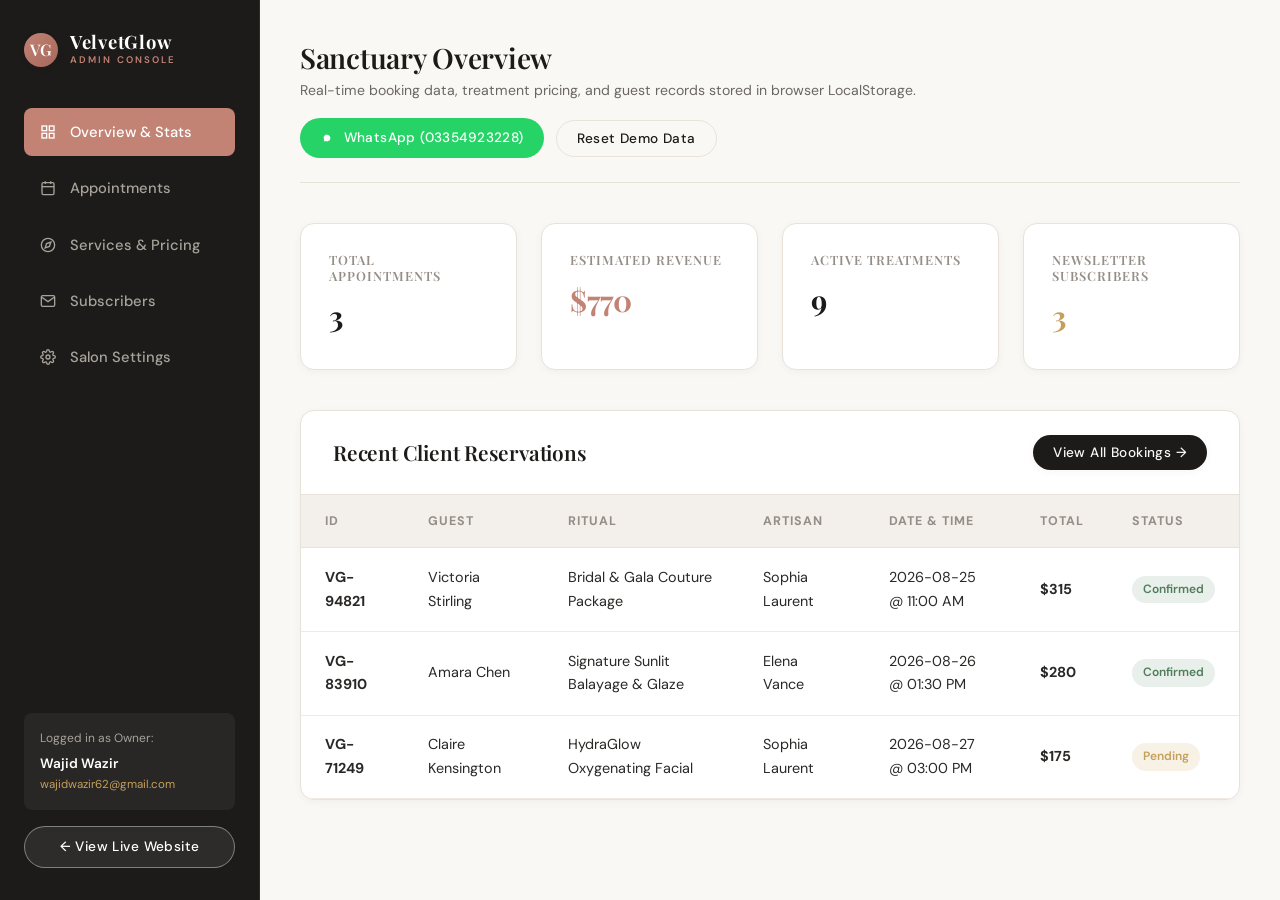
<file: admin.html>
<!DOCTYPE html>
<html lang="en">
<head>
  <meta charset="UTF-8">
  <meta name="viewport" content="width=device-width, initial-scale=1.0">
  <title>VelvetGlow Admin | Salon Management Portal</title>
  <meta name="description" content="Front-end Salon Management & Admin Dashboard for VelvetGlow Hair Salon & Spa.">
  
  <!-- Stylesheet -->
  <link rel="stylesheet" href="style.css">
  
  <style>
    /* Admin specific enhancements */
    html, body {
      width: 100%;
      max-width: 100vw;
      overflow-x: hidden;
      margin: 0;
      padding: 0;
    }
    .admin-nav-item.active {
      background-color: var(--color-rose);
      color: #FFF !important;
    }
    .action-btn-sm {
      padding: 0.35rem 0.65rem;
      font-size: 0.75rem;
      border-radius: var(--radius-xs);
      border: 1px solid var(--color-border);
      background: var(--color-bg);
      cursor: pointer;
      transition: all 0.2s;
    }
    .action-btn-sm:hover {
      background: var(--color-charcoal);
      color: #FFF;
    }
    .action-btn-danger {
      color: var(--color-error);
      border-color: rgba(184, 74, 57, 0.3);
    }
    .action-btn-danger:hover {
      background: var(--color-error);
      color: #FFF;
    }
    .admin-section-pane {
      display: none;
    }
    .admin-section-pane.active {
      display: block;
    }
    .admin-grid-2 {
      display: grid;
      grid-template-columns: 1fr 1fr;
      gap: 2rem;
    }
    .admin-table-responsive {
      width: 100%;
      max-width: 100%;
      overflow-x: auto;
      -webkit-overflow-scrolling: touch;
      display: block;
    }
    .admin-table-responsive table {
      min-width: 600px;
      width: 100%;
    }
    .admin-mobile-nav {
      display: none;
    }
    .admin-quick-action-card {
      display: flex;
      align-items: center;
      gap: 0.85rem;
      padding: 0.85rem 1.1rem;
      border: 1px solid var(--color-border);
      border-radius: var(--radius-md);
      background-color: var(--color-bg);
      color: var(--color-charcoal);
      text-decoration: none;
      transition: all 0.2s ease;
      width: 100%;
      box-sizing: border-box;
    }
    .admin-quick-action-card:hover {
      border-color: var(--color-rose);
      background-color: var(--color-bg-alt);
      transform: translateY(-2px);
    }
    .admin-quick-action-card .action-icon {
      font-size: 1.25rem;
      flex-shrink: 0;
    }
    .admin-quick-action-card .action-details {
      display: flex;
      flex-direction: column;
      gap: 0.15rem;
      min-width: 0;
      flex-grow: 1;
    }
    .admin-quick-action-card .action-details strong {
      font-size: 0.88rem;
      color: var(--color-charcoal);
      white-space: normal;
    }
    .admin-quick-action-card .action-details span {
      font-size: 0.78rem;
      color: var(--color-text-muted);
      word-break: break-all;
      white-space: normal;
    }
    @media (max-width: 900px) {
      .admin-grid-2 {
        grid-template-columns: 1fr;
      }
    }
    @media (max-width: 768px) {
      .admin-layout {
        display: block !important;
        width: 100% !important;
        max-width: 100vw !important;
        overflow-x: hidden !important;
      }
      .admin-sidebar {
        display: none !important;
      }
      .admin-mobile-nav {
        display: block !important;
        background-color: var(--color-charcoal);
        padding: 0.85rem 1rem;
        position: sticky;
        top: 0;
        z-index: 100;
        width: 100%;
        box-sizing: border-box;
      }
      .admin-mobile-header {
        display: flex;
        justify-content: space-between;
        align-items: center;
        margin-bottom: 0.75rem;
      }
      .admin-mobile-tabs-scroll {
        display: flex;
        gap: 0.4rem;
        overflow-x: auto;
        padding-bottom: 0.25rem;
        -webkit-overflow-scrolling: touch;
      }
      .admin-mobile-tab-btn {
        padding: 0.45rem 0.85rem;
        border-radius: var(--radius-full);
        background: rgba(255, 255, 255, 0.1);
        color: #FFF;
        font-size: 0.78rem;
        white-space: nowrap;
        border: none;
        cursor: pointer;
      }
      .admin-mobile-tab-btn.active {
        background: var(--color-rose);
        color: #FFF;
        font-weight: 600;
      }
      .admin-main-content {
        padding: 1rem !important;
        width: 100% !important;
        max-width: 100vw !important;
        box-sizing: border-box !important;
      }
      .admin-header-bar {
        flex-direction: column !important;
        align-items: flex-start !important;
        gap: 1rem !important;
        width: 100% !important;
      }
      .admin-header-bar > div:last-child {
        flex-direction: column !important;
        width: 100% !important;
        align-items: stretch !important;
      }
      .admin-header-bar > div:last-child .btn {
        width: 100% !important;
        justify-content: center !important;
      }
      .admin-stats-grid {
        grid-template-columns: 1fr !important;
        gap: 0.85rem !important;
        width: 100% !important;
      }
      .admin-stat-card {
        padding: 1.25rem !important;
        width: 100% !important;
        box-sizing: border-box !important;
      }
      .admin-table-card {
        margin-bottom: 1.5rem !important;
        width: 100% !important;
        box-sizing: border-box !important;
      }
      .admin-table-header {
        flex-direction: column !important;
        align-items: stretch !important;
        gap: 0.75rem !important;
        padding: 1rem !important;
      }
      .admin-table-header > div {
        flex-direction: column !important;
        width: 100% !important;
      }
      .admin-table-header input,
      .admin-table-header select,
      .admin-table-header button {
        width: 100% !important;
      }
    }
  </style>
</head>
<body class="admin-body">

  <!-- Mobile Top Navigation Bar -->
  <div class="admin-mobile-nav">
    <div class="admin-mobile-header">
      <div class="site-logo">
        <div class="logo-symbol" style="width: 30px; height: 30px; font-size: 0.85rem;">VG</div>
        <span class="logo-title" style="color: #FFF; font-size: 1.05rem;">VelvetGlow Admin</span>
      </div>
      <a href="index.html" class="btn btn-outline-white btn-sm" style="padding: 0.35rem 0.75rem; font-size: 0.75rem;">
        <span>Live Site &rarr;</span>
      </a>
    </div>
    <div class="admin-mobile-tabs-scroll">
      <button class="admin-mobile-tab-btn active" data-tab="overview" onclick="switchAdminTab('overview')">📊 Overview</button>
      <button class="admin-mobile-tab-btn" data-tab="appointments" onclick="switchAdminTab('appointments')">📅 Bookings</button>
      <button class="admin-mobile-tab-btn" data-tab="services" onclick="switchAdminTab('services')">✂️ Services</button>
      <button class="admin-mobile-tab-btn" data-tab="subscribers" onclick="switchAdminTab('subscribers')">✉️ Subscribers</button>
      <button class="admin-mobile-tab-btn" data-tab="settings" onclick="switchAdminTab('settings')">⚙️ Settings</button>
    </div>
  </div>

  <div class="admin-layout">
    <!-- Sidebar (Desktop) -->
    <aside class="admin-sidebar">
      <div>
        <a href="index.html" class="site-logo">
          <div class="logo-symbol" style="width: 34px; height: 34px; font-size: 1rem;">VG</div>
          <div class="logo-text">
            <span class="logo-title" style="color: #FFF; font-size: 1.15rem;">VelvetGlow</span>
            <span class="logo-tagline" style="font-size: 0.6rem;">Admin Console</span>
          </div>
        </a>

        <nav class="admin-sidebar-nav">
          <a href="#overview" class="admin-nav-item active" data-tab="overview">
            <svg width="16" height="16" viewBox="0 0 24 24" fill="none" stroke="currentColor" stroke-width="2"><rect x="3" y="3" width="7" height="7"></rect><rect x="14" y="3" width="7" height="7"></rect><rect x="14" y="14" width="7" height="7"></rect><rect x="3" y="14" width="7" height="7"></rect></svg>
            <span>Overview &amp; Stats</span>
          </a>
          <a href="#appointments" class="admin-nav-item" data-tab="appointments">
            <svg width="16" height="16" viewBox="0 0 24 24" fill="none" stroke="currentColor" stroke-width="2"><rect x="3" y="4" width="18" height="18" rx="2" ry="2"></rect><line x1="16" y1="2" x2="16" y2="6"></line><line x1="8" y1="2" x2="8" y2="6"></line><line x1="3" y1="10" x2="21" y2="10"></line></svg>
            <span>Appointments</span>
          </a>
          <a href="#services" class="admin-nav-item" data-tab="services">
            <svg width="16" height="16" viewBox="0 0 24 24" fill="none" stroke="currentColor" stroke-width="2"><circle cx="12" cy="12" r="10"></circle><polygon points="16.24 7.76 14.12 14.12 7.76 16.24 9.88 9.88 16.24 7.76"></polygon></svg>
            <span>Services &amp; Pricing</span>
          </a>
          <a href="#subscribers" class="admin-nav-item" data-tab="subscribers">
            <svg width="16" height="16" viewBox="0 0 24 24" fill="none" stroke="currentColor" stroke-width="2"><path d="M4 4h16c1.1 0 2 .9 2 2v12c0 1.1-.9 2-2 2H4c-1.1 0-2-.9-2-2V6c0-1.1.9-2 2-2z"></path><polyline points="22,6 12,13 2,6"></polyline></svg>
            <span>Subscribers</span>
          </a>
          <a href="#settings" class="admin-nav-item" data-tab="settings">
            <svg width="16" height="16" viewBox="0 0 24 24" fill="none" stroke="currentColor" stroke-width="2"><circle cx="12" cy="12" r="3"></circle><path d="M19.4 15a1.65 1.65 0 0 0 .33 1.82l.06.06a2 2 0 0 1 0 2.83 2 2 0 0 1-2.83 0l-.06-.06a1.65 1.65 0 0 0-1.82-.33 1.65 1.65 0 0 0-1 1.51V21a2 2 0 0 1-2 2 2 2 0 0 1-2-2v-.09A1.65 1.65 0 0 0 9 19.4a1.65 1.65 0 0 0-1.82.33l-.06.06a2 2 0 0 1-2.83 0 2 2 0 0 1 0-2.83l.06-.06a1.65 1.65 0 0 0 .33-1.82 1.65 1.65 0 0 0-1.51-1H3a2 2 0 0 1-2-2 2 2 0 0 1 2-2h.09A1.65 1.65 0 0 0 4.6 9a1.65 1.65 0 0 0-.33-1.82l-.06-.06a2 2 0 0 1 0-2.83 2 2 0 0 1 2.83 0l.06.06a1.65 1.65 0 0 0 1.82.33H9a1.65 1.65 0 0 0 1-1.51V3a2 2 0 0 1 2-2 2 2 0 0 1 2 2v.09a1.65 1.65 0 0 0 1 1.51 1.65 1.65 0 0 0 1.82-.33l.06-.06a2 2 0 0 1 2.83 0 2 2 0 0 1 0 2.83l-.06.06a1.65 1.65 0 0 0-.33 1.82V9a1.65 1.65 0 0 0 1.51 1H21a2 2 0 0 1 2 2 2 2 0 0 1-2 2h-.09a1.65 1.65 0 0 0-1.51 1z"></path></svg>
            <span>Salon Settings</span>
          </a>
        </nav>
      </div>

      <div>
        <div style="padding: 1rem; background: rgba(255, 255, 255, 0.05); border-radius: var(--radius-sm); margin-bottom: 1rem;">
          <p style="font-size: 0.75rem; color: #A8A29A; margin-bottom: 0.25rem;">Logged in as Owner:</p>
          <p style="font-size: 0.85rem; color: #FFF; font-weight: 600;">Wajid Wazir</p>
          <p style="font-size: 0.72rem; color: var(--color-gold);">wajidwazir62@gmail.com</p>
        </div>
        <a href="index.html" class="btn btn-outline-white btn-sm" style="width: 100%;">
          <span>&larr; View Live Website</span>
        </a>
      </div>
    </aside>

    <!-- Main Content Area -->
    <main class="admin-main-content">
      <!-- Header Bar -->
      <div class="admin-header-bar">
        <div>
          <h2 style="font-size: 1.75rem; margin-bottom: 0.25rem;" id="admin-page-title">Sanctuary Overview</h2>
          <p style="font-size: 0.88rem; color: var(--color-text-muted);">Real-time booking data, treatment pricing, and guest records stored in browser LocalStorage.</p>
        </div>

        <div style="display: flex; gap: 0.75rem; align-items: center; flex-wrap: wrap;">
          <a href="https://wa.me/923354923228" target="_blank" rel="noopener" class="btn btn-sm" style="background: #25D366; color: #FFF;">
            <svg width="14" height="14" viewBox="0 0 24 24" fill="currentColor"><path d="M12.031 6.172c-3.181 0-5.767 2.586-5.768 5.766-.001 1.298.38 2.27 1.019 3.287l-.711 2.598 2.664-.699c.971.54 1.761.821 2.796.821 3.181 0 5.767-2.586 5.767-5.766.001-3.181-2.584-5.767-5.767-5.767zm2.502 6.471c-.137-.069-.811-.401-.937-.447-.126-.046-.217-.069-.308.069-.091.137-.354.447-.434.538-.08.092-.16.103-.297.034-.137-.069-.579-.213-1.103-.68-.408-.364-.683-.814-.763-.951-.08-.137-.009-.211.06-.279.062-.062.137-.16.206-.24.069-.08.091-.137.137-.229.046-.091.023-.171-.011-.24-.034-.069-.308-.743-.423-1.017-.111-.268-.225-.232-.308-.236-.08-.004-.171-.005-.263-.005-.091 0-.24.034-.365.171-.126.137-.48.469-.48 1.143s.492 1.326.56 1.417c.069.092.969 1.48 2.348 2.076.328.142.584.227.784.29.33.105.63.09.868.055.265-.04.811-.332.926-.652.114-.32.114-.595.08-.652-.034-.057-.125-.091-.262-.16z"/></svg>
            <span>WhatsApp (03354923228)</span>
          </a>
          <button class="btn btn-outline btn-sm" id="admin-reset-demo-btn" title="Reload sample appointments">Reset Demo Data</button>
        </div>
      </div>

      <!-- ====================================================================
           TAB 1: OVERVIEW & STATS
           ==================================================================== -->
      <section class="admin-section-pane active" id="pane-overview">
        <!-- Stats Cards -->
        <div class="admin-stats-grid">
          <div class="admin-stat-card">
            <h6>Total Appointments</h6>
            <div class="stat-val" id="stat-total-bookings">0</div>
          </div>
          <div class="admin-stat-card">
            <h6>Estimated Revenue</h6>
            <div class="stat-val" id="stat-total-revenue" style="color: var(--color-rose);">$0</div>
          </div>
          <div class="admin-stat-card">
            <h6>Active Treatments</h6>
            <div class="stat-val" id="stat-total-services">10</div>
          </div>
          <div class="admin-stat-card">
            <h6>Newsletter Subscribers</h6>
            <div class="stat-val" id="stat-total-subs" style="color: var(--color-gold);">0</div>
          </div>
        </div>

        <!-- Recent Appointments Quick Table -->
        <div class="admin-table-card">
          <div class="admin-table-header">
            <h4>Recent Client Reservations</h4>
            <button class="btn btn-primary btn-sm" onclick="switchAdminTab('appointments')">View All Bookings &rarr;</button>
          </div>
          <div class="admin-table-responsive">
            <table class="admin-table">
              <thead>
                <tr>
                  <th>ID</th>
                  <th>Guest</th>
                  <th>Ritual</th>
                  <th>Artisan</th>
                  <th>Date &amp; Time</th>
                  <th>Total</th>
                  <th>Status</th>
                </tr>
              </thead>
              <tbody id="overview-recent-tbody">
                <!-- Rendered via JS -->
              </tbody>
            </table>
          </div>
        </div>
      </section>

      <!-- ====================================================================
           TAB 2: APPOINTMENTS MANAGEMENT
           ==================================================================== -->
      <section class="admin-section-pane" id="pane-appointments">
        <div class="admin-table-card">
          <div class="admin-table-header" style="flex-wrap: wrap; gap: 1rem;">
            <div style="display: flex; gap: 0.5rem; align-items: center; flex-wrap: wrap;">
              <select id="appointment-filter-status" class="form-control" style="padding: 0.45rem 0.85rem; font-size: 0.85rem; width: auto;">
                <option value="all">All Statuses</option>
                <option value="Confirmed">Confirmed</option>
                <option value="Pending">Pending</option>
                <option value="Cancelled">Cancelled</option>
              </select>
              <input type="text" id="appointment-search-input" placeholder="Search by name, phone, or ID..." class="form-control" style="padding: 0.45rem 0.85rem; font-size: 0.85rem; width: 240px;">
            </div>

            <div style="display: flex; gap: 0.5rem; flex-wrap: wrap;">
              <button class="btn btn-outline btn-sm" id="export-csv-btn">
                <svg width="14" height="14" viewBox="0 0 24 24" fill="none" stroke="currentColor" stroke-width="2"><path d="M21 15v4a2 2 0 0 1-2 2H5a2 2 0 0 1-2-2v-4"></path><polyline points="7 10 12 15 17 10"></polyline><line x1="12" y1="15" x2="12" y2="3"></line></svg>
                <span>Export CSV</span>
              </button>
              <button class="btn btn-rose btn-sm" id="open-manual-booking-btn">+ New Walk-in Booking</button>
            </div>
          </div>

          <div class="admin-table-responsive">
            <table class="admin-table">
              <thead>
                <tr>
                  <th>Booking ID</th>
                  <th>Guest Details</th>
                  <th>Treatment</th>
                  <th>Artisan</th>
                  <th>Date &amp; Time</th>
                  <th>Total</th>
                  <th>Status</th>
                  <th>Actions</th>
                </tr>
              </thead>
              <tbody id="appointments-full-tbody">
                <!-- Rendered via JS -->
              </tbody>
            </table>
          </div>
        </div>
      </section>

      <!-- ====================================================================
           TAB 3: SERVICES & PRICING
           ==================================================================== -->
      <section class="admin-section-pane" id="pane-services">
        <div class="admin-table-card">
          <div class="admin-table-header" style="flex-wrap: wrap; gap: 1rem;">
            <h4>Sanctuary Treatment Catalog &amp; Pricing</h4>
            <button class="btn btn-rose btn-sm" id="open-add-service-btn">+ Add New Treatment</button>
          </div>
          <div class="admin-table-responsive">
            <table class="admin-table">
              <thead>
                <tr>
                  <th>Treatment Name</th>
                  <th>Category</th>
                  <th>Duration</th>
                  <th>Price</th>
                  <th>Actions</th>
                </tr>
              </thead>
              <tbody id="services-tbody">
                <!-- Rendered via JS -->
              </tbody>
            </table>
          </div>
        </div>
      </section>

      <!-- ====================================================================
           TAB 4: NEWSLETTER SUBSCRIBERS
           ==================================================================== -->
      <section class="admin-section-pane" id="pane-subscribers">
        <div class="admin-table-card">
          <div class="admin-table-header" style="flex-wrap: wrap; gap: 1rem;">
            <h4>Velvet Chronicle Subscribers</h4>
            <button class="btn btn-outline btn-sm" id="export-subs-btn">Export Email List</button>
          </div>
          <div class="admin-table-responsive">
            <table class="admin-table">
              <thead>
                <tr>
                  <th>#</th>
                  <th>Subscriber Email Address</th>
                  <th>Subscription Status</th>
                  <th>Date Joined</th>
                </tr>
              </thead>
              <tbody id="subscribers-tbody">
                <!-- Rendered via JS -->
              </tbody>
            </table>
          </div>
        </div>
      </section>

      <!-- ====================================================================
           TAB 5: SALON SETTINGS & CONTACT INFO
           ==================================================================== -->
      <section class="admin-section-pane" id="pane-settings">
        <div class="admin-grid-2">
          <!-- General Salon Info -->
          <div class="admin-table-card" style="padding: 2rem;">
            <h4 style="margin-bottom: 1.5rem;">Sanctuary Business Details</h4>
            <form id="settings-form">
              <div class="form-group">
                <label>Salon Email Address</label>
                <input type="email" id="set-email" class="form-control" value="wajidwazir62@gmail.com" required>
              </div>
              <div class="form-group">
                <label>Phone / WhatsApp Number</label>
                <input type="text" id="set-phone" class="form-control" value="03354923228" required>
              </div>
              <div class="form-group">
                <label>Physical Address</label>
                <input type="text" id="set-address" class="form-control" value="42 Rue de l'Élégance, Suite 100, Downtown Luxe District" required>
              </div>
              <div class="form-group">
                <label>Operating Hours</label>
                <input type="text" id="set-hours" class="form-control" value="Tuesday – Sunday: 9:00 AM – 8:00 PM" required>
              </div>
              <button type="submit" class="btn btn-rose btn-md">Save Settings</button>
            </form>
          </div>

          <!-- Quick Owner Actions -->
          <div class="admin-table-card" style="padding: 2rem;">
            <h4 style="margin-bottom: 1rem;">Developer &amp; Owner Profile</h4>
            <p style="font-size: 0.9rem; color: var(--color-text-muted); margin-bottom: 1.5rem;">
              Direct integration configured for <strong>Wajid Wazir</strong> with email <code>wajidwazir62@gmail.com</code> and WhatsApp <code>03354923228</code>.
            </p>
            <div style="display: flex; flex-direction: column; gap: 0.75rem; width: 100%;">
              <a href="https://wa.me/923354923228" target="_blank" rel="noopener" class="admin-quick-action-card">
                <span class="action-icon">💬</span>
                <div class="action-details">
                  <strong>Test WhatsApp Connect</strong>
                  <span>03354923228</span>
                </div>
              </a>
              <a href="mailto:wajidwazir62@gmail.com" class="admin-quick-action-card">
                <span class="action-icon">✉️</span>
                <div class="action-details">
                  <strong>Test Email Connect</strong>
                  <span style="word-break: break-all;">wajidwazir62@gmail.com</span>
                </div>
              </a>
              <a href="index.html#booking" class="admin-quick-action-card">
                <span class="action-icon">📅</span>
                <div class="action-details">
                  <strong>Test Client Booking Flow</strong>
                  <span>Open Sanctuary Booking Engine</span>
                </div>
              </a>
            </div>
          </div>
        </div>
      </section>
    </main>
  </div>

  <!-- Modal: Manual Walk-in Booking Form -->
  <div class="modal-backdrop" id="manual-booking-modal" aria-hidden="true">
    <div class="modal-dialog" style="padding: 2.5rem;">
      <button class="modal-close-btn" data-close-modal>&times;</button>
      <h3 style="margin-bottom: 1rem;">Add Walk-In / Manual Appointment</h3>
      <form id="manual-booking-form">
        <div class="form-group">
          <label>Guest Full Name</label>
          <input type="text" id="m-name" class="form-control" required placeholder="e.g. Lauren Bailey">
        </div>
        <div class="form-group">
          <label>Phone / WhatsApp</label>
          <input type="text" id="m-phone" class="form-control" required placeholder="e.g. 03354923228">
        </div>
        <div class="form-group">
          <label>Treatment Ritual</label>
          <input type="text" id="m-service" class="form-control" required placeholder="e.g. Signature Sunlit Balayage & Glaze">
        </div>
        <div class="form-group">
          <label>Master Artisan</label>
          <select id="m-stylist" class="form-control">
            <option value="Elena Vance">Elena Vance</option>
            <option value="Marcus Thorne">Marcus Thorne</option>
            <option value="Sophia Laurent">Sophia Laurent</option>
          </select>
        </div>
        <div class="form-row-2">
          <div class="form-group">
            <label>Date</label>
            <input type="date" id="m-date" class="form-control" required>
          </div>
          <div class="form-group">
            <label>Time</label>
            <input type="text" id="m-time" class="form-control" value="02:00 PM" required>
          </div>
        </div>
        <div class="form-group">
          <label>Total Price ($)</label>
          <input type="text" id="m-total" class="form-control" value="$245" required>
        </div>
        <button type="submit" class="btn btn-rose btn-lg" style="width: 100%;">Add to Diary</button>
      </form>
    </div>
  </div>

  <!-- Modal: Add New Service -->
  <div class="modal-backdrop" id="add-service-modal" aria-hidden="true">
    <div class="modal-dialog" style="padding: 2.5rem;">
      <button class="modal-close-btn" data-close-modal>&times;</button>
      <h3 style="margin-bottom: 1rem;">Add New Sanctuary Treatment</h3>
      <form id="add-service-form">
        <div class="form-group">
          <label>Treatment Name</label>
          <input type="text" id="srv-name" class="form-control" required placeholder="e.g. Diamond Collagen Facial">
        </div>
        <div class="form-group">
          <label>Category</label>
          <select id="srv-category" class="form-control">
            <option value="hair">Hair &amp; Styling</option>
            <option value="colour">Colour &amp; Balayage</option>
            <option value="skin">Skin &amp; Facials</option>
            <option value="spa">Body &amp; Spa</option>
            <option value="bridal">Bridal &amp; Gala</option>
          </select>
        </div>
        <div class="form-row-2">
          <div class="form-group">
            <label>Duration</label>
            <input type="text" id="srv-duration" class="form-control" required placeholder="e.g. 75 mins">
          </div>
          <div class="form-group">
            <label>Price</label>
            <input type="text" id="srv-price" class="form-control" required placeholder="e.g. $210">
          </div>
        </div>
        <div class="form-group">
          <label>Description / Notes</label>
          <textarea id="srv-desc" class="form-control" rows="2" placeholder="Description of the ritual, botanical ingredients..."></textarea>
        </div>
        <button type="submit" class="btn btn-rose btn-lg" style="width: 100%;">Add Service to Menu</button>
      </form>
    </div>
  </div>

  <!-- Modal: Edit Existing Service -->
  <div class="modal-backdrop" id="edit-service-modal" aria-hidden="true">
    <div class="modal-dialog" style="padding: 2.5rem;">
      <button class="modal-close-btn" data-close-modal>&times;</button>
      <h3 style="margin-bottom: 1rem;">✏️ Edit Sanctuary Treatment</h3>
      <form id="edit-service-form">
        <input type="hidden" id="edit-srv-index">
        <div class="form-group">
          <label>Treatment Name</label>
          <input type="text" id="edit-srv-name" class="form-control" required>
        </div>
        <div class="form-group">
          <label>Category</label>
          <select id="edit-srv-category" class="form-control">
            <option value="Hair & Styling">Hair &amp; Styling</option>
            <option value="Colour & Balayage">Colour &amp; Balayage</option>
            <option value="Skin & Facials">Skin &amp; Facials</option>
            <option value="Body & Spa">Body &amp; Spa</option>
            <option value="Bridal & Gala">Bridal &amp; Gala</option>
          </select>
        </div>
        <div class="form-row-2">
          <div class="form-group">
            <label>Duration</label>
            <input type="text" id="edit-srv-duration" class="form-control" required>
          </div>
          <div class="form-group">
            <label>Price</label>
            <input type="text" id="edit-srv-price" class="form-control" required>
          </div>
        </div>
        <div class="form-group">
          <label>Description / Details</label>
          <textarea id="edit-srv-desc" class="form-control" rows="2"></textarea>
        </div>
        <div style="display: flex; gap: 0.75rem; margin-top: 1rem;">
          <button type="button" class="btn btn-outline btn-md" data-close-modal style="flex: 1;">Cancel</button>
          <button type="submit" class="btn btn-rose btn-md" style="flex: 2;">Save Treatment Changes</button>
        </div>
      </form>
    </div>
  </div>

  <!-- Toast Container -->
  <div class="toast-container" id="toast-container"></div>

  <!-- Admin JavaScript Engine -->
  <script>
    'use strict';

    // Default Services Data
    const DEFAULT_SERVICES = [
      { name: "Artisan Haircut & Velvet Blowdry", category: "Hair & Styling", duration: "60 mins", price: "$95" },
      { name: "Signature Sunlit Balayage & Glaze", category: "Colour & Balayage", duration: "150 mins", price: "$245" },
      { name: "Full Single Process & Gloss", category: "Colour & Balayage", duration: "90 mins", price: "$155" },
      { name: "Silk Keratin Smoothing Therapy", category: "Hair & Styling", duration: "120 mins", price: "$280" },
      { name: "HydraGlow Oxygenating Facial", category: "Skin & Facials", duration: "75 mins", price: "$175" },
      { name: "Botanical Micro-Peel & Sculpt", category: "Skin & Facials", duration: "60 mins", price: "$195" },
      { name: "Warm Herbal Botanical Body Wrap", category: "Body & Spa", duration: "90 mins", price: "$185" },
      { name: "Aromatherapy Hot Stone Massage", category: "Body & Spa", duration: "75 mins", price: "$165" },
      { name: "Bridal & Gala Couture Package", category: "Bridal & Gala", duration: "180 mins", price: "$290" }
    ];

    function getStoredBookings() {
      try {
        const raw = localStorage.getItem('vg_bookings');
        if (raw) return JSON.parse(raw);
      } catch (e) {}
      
      const demo = [
        {
          id: 'VG-94821',
          name: 'Victoria Stirling',
          email: 'victoria@example.com',
          phone: '03354923228',
          service: 'Bridal & Gala Couture Package',
          stylist: 'Sophia Laurent',
          date: '2026-08-25',
          time: '11:00 AM',
          total: '$315',
          status: 'Confirmed'
        },
        {
          id: 'VG-83910',
          name: 'Amara Chen',
          email: 'amara.chen@example.com',
          phone: '03354923228',
          service: 'Signature Sunlit Balayage & Glaze',
          stylist: 'Elena Vance',
          date: '2026-08-26',
          time: '01:30 PM',
          total: '$280',
          status: 'Confirmed'
        },
        {
          id: 'VG-71249',
          name: 'Claire Kensington',
          email: 'claire@example.com',
          phone: '03354923228',
          service: 'HydraGlow Oxygenating Facial',
          stylist: 'Sophia Laurent',
          date: '2026-08-27',
          time: '03:00 PM',
          total: '$175',
          status: 'Pending'
        }
      ];
      localStorage.setItem('vg_bookings', JSON.stringify(demo));
      return demo;
    }

    function getStoredServices() {
      try {
        const raw = localStorage.getItem('vg_admin_services');
        if (raw) return JSON.parse(raw);
      } catch (e) {}
      return DEFAULT_SERVICES;
    }

    function getStoredSubscribers() {
      try {
        const raw = localStorage.getItem('vg_subscribers');
        if (raw) return JSON.parse(raw);
      } catch (e) {}
      const demo = ['claire.kensington@gmail.com', 'victoria.stirling@vogue.com', 'elena.guest@luxury.com'];
      localStorage.setItem('vg_subscribers', JSON.stringify(demo));
      return demo;
    }

    // Render Overview & Tables
    function renderAdminPortal() {
      const bookings = getStoredBookings();
      const services = getStoredServices();
      const subs = getStoredSubscribers();

      // Stats Calculations
      let totalRevenue = 0;
      bookings.forEach(b => {
        const amt = parseInt((b.total || '$0').replace(/[^0-9]/g, ''), 10) || 0;
        if (b.status !== 'Cancelled') totalRevenue += amt;
      });

      document.getElementById('stat-total-bookings').textContent = bookings.length;
      document.getElementById('stat-total-revenue').textContent = `$${totalRevenue.toLocaleString()}`;
      document.getElementById('stat-total-services').textContent = services.length;
      document.getElementById('stat-total-subs').textContent = subs.length;

      // Render Recent Overview Table
      const recentTbody = document.getElementById('overview-recent-tbody');
      if (recentTbody) {
        recentTbody.innerHTML = bookings.slice(0, 5).map(b => `
          <tr>
            <td><strong>${b.id}</strong></td>
            <td>${b.name}</td>
            <td>${b.service}</td>
            <td>${b.stylist}</td>
            <td>${b.date} @ ${b.time}</td>
            <td><strong>${b.total}</strong></td>
            <td><span class="status-badge ${b.status.toLowerCase()}">${b.status}</span></td>
          </tr>
        `).join('');
      }

      // Render Full Appointments Table
      renderAppointmentsTable(bookings);

      // Render Services Table
      const srvTbody = document.getElementById('services-tbody');
      if (srvTbody) {
        srvTbody.innerHTML = services.map((s, idx) => `
          <tr>
            <td><strong>${s.name}</strong></td>
            <td><span class="specialty-tag">${s.category}</span></td>
            <td>${s.duration}</td>
            <td><strong style="color: var(--color-rose);">${s.price}</strong></td>
            <td>
              <div style="display: flex; gap: 0.4rem;">
                <button class="action-btn-sm" onclick="editService(${idx})" title="Edit Treatment">✏️ Edit</button>
                <button class="action-btn-sm action-btn-danger" onclick="deleteService(${idx})" title="Remove Treatment">🗑 Remove</button>
              </div>
            </td>
          </tr>
        `).join('');
      }

      // Render Subscribers Table
      const subsTbody = document.getElementById('subscribers-tbody');
      if (subsTbody) {
        subsTbody.innerHTML = subs.map((email, i) => `
          <tr>
            <td>${i + 1}</td>
            <td><strong>${email}</strong></td>
            <td><span class="status-badge confirmed">Active VIP</span></td>
            <td>Aug 2026</td>
          </tr>
        `).join('');
      }
    }

    function renderAppointmentsTable(bookings) {
      const fullTbody = document.getElementById('appointments-full-tbody');
      const statusFilter = document.getElementById('appointment-filter-status')?.value || 'all';
      const searchVal = document.getElementById('appointment-search-input')?.value.toLowerCase().trim() || '';

      if (!fullTbody) return;

      const filtered = bookings.filter(b => {
        const matchesStatus = statusFilter === 'all' || b.status.toLowerCase() === statusFilter.toLowerCase();
        const matchesSearch = searchVal === '' || 
          b.name.toLowerCase().includes(searchVal) || 
          b.id.toLowerCase().includes(searchVal) || 
          (b.phone && b.phone.includes(searchVal)) ||
          b.service.toLowerCase().includes(searchVal);
        return matchesStatus && matchesSearch;
      });

      if (filtered.length === 0) {
        fullTbody.innerHTML = `<tr><td colspan="8" style="text-align: center; color: var(--color-text-muted); padding: 2rem;">No matching bookings found.</td></tr>`;
        return;
      }

      fullTbody.innerHTML = filtered.map((b, idx) => `
        <tr>
          <td><strong style="color: var(--color-rose);">${b.id}</strong></td>
          <td>
            <strong>${b.name}</strong><br>
            <small style="color: var(--color-text-muted);">${b.phone || '03354923228'}</small>
          </td>
          <td>${b.service}</td>
          <td>${b.stylist}</td>
          <td>${b.date}<br><small>${b.time}</small></td>
          <td><strong>${b.total}</strong></td>
          <td>
            <span class="status-badge ${b.status.toLowerCase()}">${b.status}</span>
          </td>
          <td>
            <div style="display: flex; gap: 0.35rem;">
              <button class="action-btn-sm" title="Mark Confirmed" onclick="updateBookingStatus('${b.id}', 'Confirmed')">✓</button>
              <button class="action-btn-sm" title="Mark Cancelled" onclick="updateBookingStatus('${b.id}', 'Cancelled')">✕</button>
              <button class="action-btn-sm action-btn-danger" title="Delete" onclick="deleteBooking('${b.id}')">🗑</button>
            </div>
          </td>
        </tr>
      `).join('');
    }

    // Tab Navigation
    function switchAdminTab(tabName) {
      document.querySelectorAll('.admin-nav-item').forEach(btn => {
        btn.classList.toggle('active', btn.getAttribute('data-tab') === tabName);
      });
      document.querySelectorAll('.admin-mobile-tab-btn').forEach(btn => {
        btn.classList.toggle('active', btn.getAttribute('data-tab') === tabName);
      });
      document.querySelectorAll('.admin-section-pane').forEach(pane => {
        pane.classList.toggle('active', pane.id === `pane-${tabName}`);
      });

      const titleMap = {
        overview: 'Sanctuary Overview',
        appointments: 'Appointment Reservations',
        services: 'Services & Pricing Menu',
        subscribers: 'Newsletter Subscribers',
        settings: 'Sanctuary Settings'
      };
      const titleEl = document.getElementById('admin-page-title');
      if (titleEl) titleEl.textContent = titleMap[tabName] || 'Admin Console';
      window.scrollTo({ top: 0, behavior: 'smooth' });
    }

    // Booking Status Update
    window.updateBookingStatus = function(id, newStatus) {
      const bookings = getStoredBookings();
      const item = bookings.find(b => b.id === id);
      if (item) {
        item.status = newStatus;
        localStorage.setItem('vg_bookings', JSON.stringify(bookings));
        renderAdminPortal();
        showToast(`Booking ${id} marked as ${newStatus}`);
      }
    };

    // Booking Delete
    window.deleteBooking = function(id) {
      if (confirm(`Are you sure you want to remove booking ${id}?`)) {
        let bookings = getStoredBookings();
        bookings = bookings.filter(b => b.id !== id);
        localStorage.setItem('vg_bookings', JSON.stringify(bookings));
        renderAdminPortal();
        showToast(`Booking ${id} deleted`);
      }
    };

    // Edit Service Handler
    window.editService = function(idx) {
      const services = getStoredServices();
      const srv = services[idx];
      if (!srv) return;

      document.getElementById('edit-srv-index').value = idx;
      document.getElementById('edit-srv-name').value = srv.name;
      document.getElementById('edit-srv-category').value = srv.category;
      document.getElementById('edit-srv-duration').value = srv.duration;
      document.getElementById('edit-srv-price').value = srv.price;
      document.getElementById('edit-srv-desc').value = srv.desc || '';

      const editModal = document.getElementById('edit-service-modal');
      openModal(editModal);
    };

    // Delete Service
    window.deleteService = function(idx) {
      if (confirm('Are you sure you want to remove this treatment from the menu?')) {
        const services = getStoredServices();
        services.splice(idx, 1);
        localStorage.setItem('vg_admin_services', JSON.stringify(services));
        renderAdminPortal();
        showToast('Treatment removed from catalog');
      }
    };

    // Export CSV
    function exportToCSV() {
      const bookings = getStoredBookings();
      let csv = 'Booking ID,Guest Name,Email,Phone,Service,Artisan,Date,Time,Total,Status\n';
      bookings.forEach(b => {
        csv += `"${b.id}","${b.name}","${b.email || ''}","${b.phone || ''}","${b.service}","${b.stylist}","${b.date}","${b.time}","${b.total}","${b.status}"\n`;
      });
      const blob = new Blob([csv], { type: 'text/csv;charset=utf-8;' });
      const url = URL.createObjectURL(blob);
      const a = document.createElement('a');
      a.href = url;
      a.download = `velvetglow-appointments-${new Date().toISOString().split('T')[0]}.csv`;
      a.click();
      showToast('CSV export downloaded successfully!', 'success');
    }

    // Modal Helpers
    function openModal(el) { el.classList.add('open'); }
    function closeModal(el) { el.classList.remove('open'); }

    // Init Event Listeners
    document.addEventListener('DOMContentLoaded', () => {
      renderAdminPortal();

      // Navigation clicks
      document.querySelectorAll('.admin-nav-item').forEach(link => {
        link.addEventListener('click', (e) => {
          e.preventDefault();
          const tab = link.getAttribute('data-tab');
          switchAdminTab(tab);
        });
      });

      // Filter & Search
      document.getElementById('appointment-filter-status')?.addEventListener('change', () => {
        renderAppointmentsTable(getStoredBookings());
      });
      document.getElementById('appointment-search-input')?.addEventListener('input', () => {
        renderAppointmentsTable(getStoredBookings());
      });

      // Export Buttons
      document.getElementById('export-csv-btn')?.addEventListener('click', exportToCSV);
      document.getElementById('export-subs-btn')?.addEventListener('click', () => {
        const subs = getStoredSubscribers().join('\n');
        const blob = new Blob([subs], { type: 'text/plain' });
        const a = document.createElement('a');
        a.href = URL.createObjectURL(blob);
        a.download = 'velvetglow-subscribers.txt';
        a.click();
      });

      // Reset Demo Data
      document.getElementById('admin-reset-demo-btn')?.addEventListener('click', () => {
        localStorage.removeItem('vg_bookings');
        localStorage.removeItem('vg_admin_services');
        localStorage.removeItem('vg_subscribers');
        renderAdminPortal();
        showToast('Demo data successfully reloaded!', 'success');
      });

      // Manual Booking Modal
      const manualModal = document.getElementById('manual-booking-modal');
      const addServiceModal = document.getElementById('add-service-modal');
      const editServiceModal = document.getElementById('edit-service-modal');

      document.getElementById('open-manual-booking-btn')?.addEventListener('click', () => {
        const today = new Date().toISOString().split('T')[0];
        const dateInput = document.getElementById('m-date');
        if (dateInput) { dateInput.value = today; dateInput.min = today; }
        openModal(manualModal);
      });

      document.getElementById('open-add-service-btn')?.addEventListener('click', () => {
        openModal(addServiceModal);
      });

      // Modal Closers
      document.querySelectorAll('[data-close-modal]').forEach(b => {
        b.addEventListener('click', () => {
          closeModal(manualModal);
          closeModal(addServiceModal);
          closeModal(editServiceModal);
        });
      });

      // Manual Booking Form Submit
      document.getElementById('manual-booking-form')?.addEventListener('submit', (e) => {
        e.preventDefault();
        const record = {
          id: 'VG-' + Math.floor(10000 + Math.random() * 90000),
          name: document.getElementById('m-name').value.trim(),
          phone: document.getElementById('m-phone').value.trim(),
          service: document.getElementById('m-service').value.trim(),
          stylist: document.getElementById('m-stylist').value,
          date: document.getElementById('m-date').value,
          time: document.getElementById('m-time').value,
          total: document.getElementById('m-total').value,
          status: 'Confirmed',
          timestamp: new Date().toISOString()
        };
        const bookings = getStoredBookings();
        bookings.unshift(record);
        localStorage.setItem('vg_bookings', JSON.stringify(bookings));
        closeModal(manualModal);
        document.getElementById('manual-booking-form').reset();
        renderAdminPortal();
        showToast('Walk-in appointment added to diary!', 'success');
      });

      // Add Service Form Submit
      document.getElementById('add-service-form')?.addEventListener('submit', (e) => {
        e.preventDefault();
        const newSrv = {
          name: document.getElementById('srv-name').value.trim(),
          category: document.getElementById('srv-category').options[document.getElementById('srv-category').selectedIndex].text,
          duration: document.getElementById('srv-duration').value.trim(),
          price: document.getElementById('srv-price').value.trim(),
          desc: document.getElementById('srv-desc')?.value.trim() || ''
        };
        const services = getStoredServices();
        services.push(newSrv);
        localStorage.setItem('vg_admin_services', JSON.stringify(services));
        closeModal(addServiceModal);
        document.getElementById('add-service-form').reset();
        renderAdminPortal();
        showToast('New service added to price menu!', 'success');
      });

      // Edit Service Form Submit
      document.getElementById('edit-service-form')?.addEventListener('submit', (e) => {
        e.preventDefault();
        const idx = parseInt(document.getElementById('edit-srv-index').value, 10);
        const services = getStoredServices();
        if (services[idx] !== undefined) {
          services[idx] = {
            name: document.getElementById('edit-srv-name').value.trim(),
            category: document.getElementById('edit-srv-category').value,
            duration: document.getElementById('edit-srv-duration').value.trim(),
            price: document.getElementById('edit-srv-price').value.trim(),
            desc: document.getElementById('edit-srv-desc')?.value.trim() || ''
          };
          localStorage.setItem('vg_admin_services', JSON.stringify(services));
          closeModal(editServiceModal);
          renderAdminPortal();
          showToast(`Treatment "${services[idx].name}" updated successfully!`, 'success');
        }
      });

      // Settings Form Submit
      document.getElementById('settings-form')?.addEventListener('submit', (e) => {
        e.preventDefault();
        showToast('Sanctuary settings updated successfully!', 'success');
      });
    });

    function showToast(msg, type = 'info') {
      const container = document.getElementById('toast-container');
      if (!container) return;
      const toast = document.createElement('div');
      toast.className = `toast ${type}`;
      toast.textContent = msg;
      container.appendChild(toast);
      setTimeout(() => {
        toast.style.opacity = '0';
        setTimeout(() => toast.remove(), 350);
      }, 3500);
    }
  </script>
</body>
</html>
</file>
<file: style.css>
/* ==========================================================================
   VELVETGLOW HAIR SALON & SPA — LUXURY DESIGN SYSTEM & STYLESHEET
   Aesthetics: Editorial luxury, warm, feminine, calm, modern
   Palette: Ivory, Charcoal Noir, Muted Terracotta/Rose, Sage Olive, Champagne Gold
   ========================================================================== */

/* --- Google Fonts Import --- */
@import url('https://fonts.googleapis.com/css2?family=DM+Sans:ital,opsz,wght@0,9..40,300;0,9..40,400;0,9..40,500;0,9..40,600;0,9..40,700;1,9..40,400&family=Playfair+Display:ital,wght@0,400;0,500;0,600;0,700;0,800;1,400;1,600&display=swap');

/* --- CSS Variables / Design Tokens --- */
:root {
  /* Color Palette */
  --color-bg: #FAF8F5;
  --color-bg-alt: #F3EFEA;
  --color-bg-card: #FFFFFF;
  --color-bg-card-subtle: #F8F5F0;
  
  --color-charcoal: #1C1B1A;
  --color-charcoal-light: #2C2A28;
  --color-text-main: #2A2826;
  --color-text-muted: #6B6661;
  --color-text-light: #948E87;
  
  --color-rose: #C28274;
  --color-rose-dark: #A6685B;
  --color-rose-light: #F4E8E5;
  --color-rose-subtle: rgba(194, 130, 116, 0.12);
  
  --color-olive: #687056;
  --color-olive-dark: #505741;
  --color-olive-light: #EDF0E7;
  
  --color-gold: #C5A059;
  --color-gold-light: #EBD9B9;
  --color-gold-subtle: rgba(197, 160, 89, 0.15);
  
  --color-border: #E8E2D9;
  --color-border-light: #F0EAE1;
  --color-border-focus: #C28274;
  
  --color-white: #FFFFFF;
  --color-success: #4E7D59;
  --color-error: #B84A39;

  /* Typography */
  --font-serif: 'Playfair Display', Georgia, 'Times New Roman', serif;
  --font-sans: 'DM Sans', -apple-system, BlinkMacSystemFont, 'Segoe UI', Roboto, sans-serif;
  
  /* Elevation & Shadows */
  --shadow-sm: 0 2px 8px rgba(28, 27, 26, 0.04);
  --shadow-md: 0 8px 24px rgba(28, 27, 26, 0.06);
  --shadow-lg: 0 16px 40px rgba(28, 27, 26, 0.09);
  --shadow-xl: 0 24px 60px rgba(28, 27, 26, 0.12);
  --shadow-gold: 0 8px 30px rgba(197, 160, 89, 0.25);
  --shadow-rose: 0 8px 30px rgba(194, 130, 116, 0.25);

  /* Layout & Sizing */
  --container-max: 1280px;
  --container-narrow: 960px;
  --radius-xs: 4px;
  --radius-sm: 8px;
  --radius-md: 14px;
  --radius-lg: 22px;
  --radius-full: 9999px;
  
  /* Transitions */
  --transition-fast: 0.2s cubic-bezier(0.16, 1, 0.3, 1);
  --transition-normal: 0.35s cubic-bezier(0.16, 1, 0.3, 1);
  --transition-slow: 0.6s cubic-bezier(0.16, 1, 0.3, 1);
  
  /* Glassmorphism */
  --glass-bg: rgba(250, 248, 245, 0.88);
  --glass-border: rgba(232, 226, 217, 0.8);
  --glass-blur: blur(16px);
}

/* Dark Ambient Mode */
[data-theme="dark"] {
  --color-bg: #141312;
  --color-bg-alt: #1B1A19;
  --color-bg-card: #201E1D;
  --color-bg-card-subtle: #272523;
  
  --color-charcoal: #FAF8F5;
  --color-charcoal-light: #E8E2D9;
  --color-text-main: #EFECE6;
  --color-text-muted: #A8A29A;
  --color-text-light: #736E67;
  
  --color-rose: #D99B8F;
  --color-rose-dark: #C28274;
  --color-rose-light: #2C201E;
  --color-rose-subtle: rgba(217, 155, 143, 0.15);
  
  --color-olive: #8A9473;
  --color-olive-light: #22261C;
  
  --color-gold: #D8B878;
  --color-gold-light: #2B2317;
  
  --color-border: #2E2B28;
  --color-border-light: #262421;
  
  --glass-bg: rgba(20, 19, 18, 0.9);
  --glass-border: rgba(46, 43, 40, 0.8);
}

/* --- Global Reset & Base Styles (Strict Zero Horizontal Overflow) --- */
*, *::before, *::after {
  box-sizing: border-box;
  margin: 0;
  padding: 0;
}

html {
  font-size: 16px;
  scroll-behavior: smooth;
  scroll-padding-top: 80px;
  -webkit-text-size-adjust: 100%;
  width: 100%;
  max-width: 100vw;
  overflow-x: hidden;
}

body {
  font-family: var(--font-sans);
  background-color: var(--color-bg);
  color: var(--color-text-main);
  line-height: 1.65;
  font-weight: 400;
  width: 100%;
  max-width: 100vw;
  overflow-x: hidden;
  position: relative;
  transition: background-color var(--transition-normal), color var(--transition-normal);
}

body.modal-open,
body.menu-open {
  overflow: hidden;
}

section, header, footer, nav, main {
  width: 100%;
  max-width: 100vw;
  box-sizing: border-box;
}

/* Typography Defaults */
h1, h2, h3, h4, h5, h6 {
  font-family: var(--font-serif);
  color: var(--color-charcoal);
  font-weight: 600;
  line-height: 1.25;
  letter-spacing: -0.01em;
  word-break: break-word;
}

h1 {
  font-size: clamp(2rem, 5vw, 4.2rem);
  font-weight: 500;
}

h2 {
  font-size: clamp(1.75rem, 3.8vw, 3rem);
}

h3 {
  font-size: clamp(1.3rem, 2.5vw, 1.85rem);
}

h4 {
  font-size: clamp(1.05rem, 2vw, 1.3rem);
}

p {
  color: var(--color-text-muted);
  font-size: 1rem;
  word-break: break-word;
}

a {
  color: inherit;
  text-decoration: none;
  transition: color var(--transition-fast);
}

img {
  max-width: 100%;
  height: auto;
  display: block;
}

button, input, select, textarea {
  font-family: inherit;
  font-size: inherit;
  color: inherit;
  border: none;
  background: none;
  box-sizing: border-box;
}

button {
  cursor: pointer;
}

ul, ol {
  list-style: none;
}

/* Custom Scrollbar */
::-webkit-scrollbar {
  width: 8px;
  height: 6px;
}
::-webkit-scrollbar-track {
  background: var(--color-bg-alt);
}
::-webkit-scrollbar-thumb {
  background: var(--color-rose);
  border-radius: var(--radius-full);
}
::-webkit-scrollbar-thumb:hover {
  background: var(--color-rose-dark);
}

/* Container Utility */
.container {
  width: 100%;
  max-width: var(--container-max);
  margin-left: auto;
  margin-right: auto;
  padding-left: 1.25rem;
  padding-right: 1.25rem;
  box-sizing: border-box;
}

.container-narrow {
  width: 100%;
  max-width: var(--container-narrow);
  margin-left: auto;
  margin-right: auto;
  padding-left: 1.25rem;
  padding-right: 1.25rem;
  box-sizing: border-box;
}

/* Section Header Utility */
.section-header {
  text-align: center;
  max-width: 680px;
  margin: 0 auto 3.5rem auto;
  padding: 0 1rem;
}

.section-tag {
  display: inline-flex;
  align-items: center;
  gap: 0.5rem;
  font-size: 0.8rem;
  font-weight: 600;
  letter-spacing: 0.15em;
  text-transform: uppercase;
  color: var(--color-rose);
  background-color: var(--color-rose-subtle);
  padding: 0.4rem 1rem;
  border-radius: var(--radius-full);
  margin-bottom: 1rem;
  max-width: 100%;
}

.section-tag.olive {
  color: var(--color-olive);
  background-color: var(--color-olive-light);
}

.section-tag.gold {
  color: var(--color-gold);
  background-color: var(--color-gold-subtle);
}

.section-title {
  margin-bottom: 1rem;
}

.section-title em {
  font-style: italic;
  font-weight: 400;
  color: var(--color-rose);
}

.section-subtitle {
  font-size: 1.05rem;
  color: var(--color-text-muted);
}

/* Buttons */
.btn {
  display: inline-flex;
  align-items: center;
  justify-content: center;
  gap: 0.6rem;
  padding: 0.85rem 1.85rem;
  font-size: 0.95rem;
  font-weight: 500;
  letter-spacing: 0.03em;
  border-radius: var(--radius-full);
  transition: all var(--transition-normal);
  white-space: nowrap;
  touch-action: manipulation;
  box-sizing: border-box;
}

.btn-primary {
  background-color: var(--color-charcoal);
  color: var(--color-bg);
  box-shadow: var(--shadow-sm);
}

.btn-primary:hover {
  background-color: var(--color-rose);
  color: var(--color-white);
  transform: translateY(-2px);
  box-shadow: var(--shadow-rose);
}

.btn-rose {
  background-color: var(--color-rose);
  color: var(--color-white);
  box-shadow: var(--shadow-rose);
}

.btn-rose:hover {
  background-color: var(--color-rose-dark);
  transform: translateY(-2px);
  box-shadow: 0 10px 25px rgba(194, 130, 116, 0.4);
}

.btn-outline {
  border: 1px solid var(--color-border);
  color: var(--color-charcoal);
  background-color: transparent;
}

.btn-outline:hover {
  border-color: var(--color-charcoal);
  background-color: var(--color-charcoal);
  color: var(--color-bg);
}

.btn-outline-white {
  border: 1px solid rgba(255, 255, 255, 0.4);
  color: var(--color-white);
  background-color: rgba(255, 255, 255, 0.08);
  backdrop-filter: blur(8px);
}

.btn-outline-white:hover {
  border-color: var(--color-white);
  background-color: var(--color-white);
  color: var(--color-charcoal);
}

.btn-gold {
  background: linear-gradient(135deg, #D4AF7A, #B68C48);
  color: #1C1B1A;
  font-weight: 600;
  box-shadow: var(--shadow-gold);
}

.btn-gold:hover {
  transform: translateY(-2px);
  box-shadow: 0 12px 30px rgba(197, 160, 89, 0.45);
}

.btn-sm {
  padding: 0.55rem 1.25rem;
  font-size: 0.85rem;
}

.btn-lg {
  padding: 1.05rem 2.2rem;
  font-size: 1.025rem;
}

/* ==========================================================================
   1. BRANDED ANIMATED PAGE LOADER
   ========================================================================== */
.page-loader {
  position: fixed;
  inset: 0;
  z-index: 9999;
  background-color: var(--color-bg);
  display: flex;
  flex-direction: column;
  align-items: center;
  justify-content: center;
  transition: opacity 0.7s cubic-bezier(0.16, 1, 0.3, 1), visibility 0.7s;
  padding: 1.5rem;
}

.page-loader.loaded {
  opacity: 0;
  visibility: hidden;
  pointer-events: none;
}

.loader-brand {
  text-align: center;
  animation: loaderPulse 2s infinite ease-in-out;
}

.loader-monogram {
  width: 72px;
  height: 72px;
  margin: 0 auto 1.25rem auto;
  position: relative;
  display: flex;
  align-items: center;
  justify-content: center;
}

.loader-monogram svg {
  width: 100%;
  height: 100%;
  animation: spinSlow 12s linear infinite;
}

.loader-monogram-inner {
  position: absolute;
  font-family: var(--font-serif);
  font-size: 1.6rem;
  font-weight: 600;
  color: var(--color-rose);
}

.loader-title {
  font-family: var(--font-serif);
  font-size: 1.5rem;
  letter-spacing: 0.18em;
  color: var(--color-charcoal);
  text-transform: uppercase;
  margin-bottom: 0.4rem;
}

.loader-subtitle {
  font-size: 0.75rem;
  letter-spacing: 0.3em;
  color: var(--color-rose);
  text-transform: uppercase;
}

.loader-bar-wrap {
  width: 180px;
  max-width: 80vw;
  height: 2px;
  background: var(--color-border);
  border-radius: var(--radius-full);
  margin-top: 1.75rem;
  overflow: hidden;
}

.loader-bar {
  width: 0%;
  height: 100%;
  background: linear-gradient(90deg, var(--color-rose), var(--color-gold));
  border-radius: var(--radius-full);
  animation: loaderFill 1.4s cubic-bezier(0.65, 0, 0.35, 1) forwards;
}

@keyframes loaderPulse {
  0%, 100% { transform: scale(1); opacity: 1; }
  50% { transform: scale(0.98); opacity: 0.85; }
}

@keyframes spinSlow {
  from { transform: rotate(0deg); }
  to { transform: rotate(360deg); }
}

@keyframes loaderFill {
  0% { width: 0%; }
  60% { width: 75%; }
  100% { width: 100%; }
}

/* ==========================================================================
   2. TOP ANNOUNCEMENT BAR & RESPONSIVE HEADER
   ========================================================================== */
.top-announcement {
  background-color: var(--color-charcoal);
  color: #EBD9B9;
  font-size: 0.8rem;
  letter-spacing: 0.05em;
  padding: 0.5rem 1rem;
  position: relative;
  z-index: 101;
  width: 100%;
  overflow: hidden;
}

.top-announcement-inner {
  display: flex;
  align-items: center;
  justify-content: space-between;
  gap: 1rem;
  width: 100%;
}

.top-announcement-content {
  display: flex;
  align-items: center;
  gap: 0.6rem;
  margin: 0 auto;
  text-align: center;
  flex-wrap: wrap;
  justify-content: center;
}

.top-announcement-badge {
  background: var(--color-rose);
  color: var(--color-white);
  font-size: 0.68rem;
  font-weight: 700;
  padding: 0.15rem 0.5rem;
  border-radius: var(--radius-full);
  text-transform: uppercase;
}

.top-announcement-contacts {
  display: flex;
  align-items: center;
  gap: 1.25rem;
  color: #FFF;
}

.top-announcement-contacts a {
  display: inline-flex;
  align-items: center;
  gap: 0.35rem;
  transition: color var(--transition-fast);
}

.top-announcement-contacts a:hover {
  color: var(--color-gold);
}

/* Main Header */
.site-header {
  position: sticky;
  top: 0;
  z-index: 100;
  background-color: var(--glass-bg);
  backdrop-filter: var(--glass-blur);
  -webkit-backdrop-filter: var(--glass-blur);
  border-bottom: 1px solid var(--glass-border);
  transition: background-color var(--transition-normal), box-shadow var(--transition-normal), padding var(--transition-normal);
  padding: 1.1rem 0;
  width: 100%;
}

.site-header.scrolled {
  padding: 0.75rem 0;
  box-shadow: var(--shadow-sm);
}

.header-inner {
  display: flex;
  align-items: center;
  justify-content: space-between;
  width: 100%;
}

/* Brand Logo */
.site-logo {
  display: inline-flex;
  align-items: center;
  gap: 0.75rem;
  text-decoration: none;
}

.logo-symbol {
  width: 40px;
  height: 40px;
  background: linear-gradient(135deg, var(--color-rose), var(--color-rose-dark));
  border-radius: 50%;
  display: flex;
  align-items: center;
  justify-content: center;
  color: #FFF;
  font-family: var(--font-serif);
  font-size: 1.2rem;
  font-weight: 600;
  box-shadow: var(--shadow-sm);
  transition: transform var(--transition-normal);
  flex-shrink: 0;
}

.site-logo:hover .logo-symbol {
  transform: rotate(15deg) scale(1.05);
}

.logo-text {
  display: flex;
  flex-direction: column;
}

.logo-title {
  font-family: var(--font-serif);
  font-size: 1.35rem;
  font-weight: 700;
  letter-spacing: 0.04em;
  color: var(--color-charcoal);
  line-height: 1.1;
}

.logo-tagline {
  font-size: 0.65rem;
  text-transform: uppercase;
  letter-spacing: 0.22em;
  color: var(--color-rose);
  font-weight: 600;
}

/* Navigation Links */
.main-nav {
  display: flex;
  align-items: center;
  gap: 2rem;
}

.nav-links {
  display: flex;
  align-items: center;
  gap: 1.5rem;
}

.nav-link {
  font-size: 0.92rem;
  font-weight: 500;
  color: var(--color-text-main);
  position: relative;
  padding: 0.35rem 0;
  transition: color var(--transition-fast);
}

.nav-link::after {
  content: '';
  position: absolute;
  bottom: 0;
  left: 50%;
  width: 0;
  height: 1.5px;
  background-color: var(--color-rose);
  transition: all var(--transition-normal);
  transform: translateX(-50%);
}

.nav-link:hover,
.nav-link.active {
  color: var(--color-rose);
}

.nav-link:hover::after,
.nav-link.active::after {
  width: 100%;
}

/* Header Actions */
.header-actions {
  display: flex;
  align-items: center;
  gap: 0.85rem;
}

.theme-toggle-btn {
  width: 38px;
  height: 38px;
  border-radius: 50%;
  border: 1px solid var(--color-border);
  display: flex;
  align-items: center;
  justify-content: center;
  color: var(--color-charcoal);
  transition: all var(--transition-fast);
  background: var(--color-bg-card);
  flex-shrink: 0;
}

.theme-toggle-btn:hover {
  background-color: var(--color-bg-alt);
  border-color: var(--color-rose);
  color: var(--color-rose);
}

.theme-toggle-btn .moon-icon {
  display: none;
}

[data-theme="dark"] .theme-toggle-btn .sun-icon {
  display: none;
}

[data-theme="dark"] .theme-toggle-btn .moon-icon {
  display: block;
}

/* Mobile Hamburger Button */
.menu-toggle-btn {
  display: none;
  width: 42px;
  height: 42px;
  border-radius: var(--radius-sm);
  border: 1px solid var(--color-border);
  flex-direction: column;
  align-items: center;
  justify-content: center;
  gap: 5px;
  background: var(--color-bg-card);
  z-index: 105;
  cursor: pointer;
  flex-shrink: 0;
}

.menu-toggle-btn span {
  display: block;
  width: 22px;
  height: 2px;
  background-color: var(--color-charcoal);
  transition: all var(--transition-normal);
}

.menu-toggle-btn.active span:nth-child(1) {
  transform: translateY(7px) rotate(45deg);
}
.menu-toggle-btn.active span:nth-child(2) {
  opacity: 0;
}
.menu-toggle-btn.active span:nth-child(3) {
  transform: translateY(-7px) rotate(-45deg);
}

/* Mobile Navigation Overlay Drawer */
.mobile-nav-drawer {
  position: fixed;
  inset: 0;
  background-color: var(--glass-bg);
  backdrop-filter: blur(24px);
  -webkit-backdrop-filter: blur(24px);
  z-index: 99;
  display: flex;
  flex-direction: column;
  justify-content: flex-start;
  align-items: center;
  padding: 6rem 1.5rem 3rem 1.5rem;
  opacity: 0;
  visibility: hidden;
  transition: all var(--transition-normal);
  overflow-y: auto;
  -webkit-overflow-scrolling: touch;
  width: 100vw;
  box-sizing: border-box;
}

.mobile-nav-drawer.open {
  opacity: 1;
  visibility: visible;
}

.mobile-nav-links {
  display: flex;
  flex-direction: column;
  align-items: center;
  gap: 1.25rem;
  margin-bottom: 2rem;
  text-align: center;
  width: 100%;
}

.mobile-nav-link {
  font-family: var(--font-serif);
  font-size: 1.55rem;
  color: var(--color-charcoal);
  font-weight: 500;
  transition: color var(--transition-fast);
  display: inline-block;
  padding: 0.25rem 0;
}

.mobile-nav-link:hover,
.mobile-nav-link.active {
  color: var(--color-rose);
}

.mobile-nav-contacts {
  text-align: center;
  font-size: 0.88rem;
  color: var(--color-text-muted);
  margin-top: auto;
}

.mobile-nav-contacts a {
  color: var(--color-charcoal);
  font-weight: 600;
}

/* ==========================================================================
   3. HERO SECTION
   ========================================================================== */
.hero-section {
  position: relative;
  padding: 4.5rem 0 6rem 0;
  overflow: hidden;
  background: radial-gradient(circle at 80% 20%, rgba(194, 130, 116, 0.08) 0%, rgba(250, 248, 245, 0) 60%),
              radial-gradient(circle at 10% 80%, rgba(104, 112, 86, 0.06) 0%, rgba(250, 248, 245, 0) 50%);
  width: 100%;
}

.hero-grid {
  display: grid;
  grid-template-columns: 1.15fr 0.95fr;
  gap: 3.5rem;
  align-items: center;
  width: 100%;
}

.hero-content {
  position: relative;
  z-index: 2;
  width: 100%;
}

.hero-badge-pill {
  display: inline-flex;
  align-items: center;
  gap: 0.5rem;
  font-size: 0.85rem;
  font-weight: 500;
  color: var(--color-charcoal);
  background: var(--color-bg-card);
  padding: 0.45rem 1.1rem;
  border-radius: var(--radius-full);
  border: 1px solid var(--color-border);
  box-shadow: var(--shadow-sm);
  margin-bottom: 1.5rem;
  max-width: 100%;
}

.hero-badge-pill .pulse-dot {
  width: 8px;
  height: 8px;
  border-radius: 50%;
  background-color: #2E8540;
  box-shadow: 0 0 0 0 rgba(46, 133, 64, 0.7);
  animation: pulseGreen 2s infinite;
  flex-shrink: 0;
}

@keyframes pulseGreen {
  0% { transform: scale(0.95); box-shadow: 0 0 0 0 rgba(46, 133, 64, 0.7); }
  70% { transform: scale(1); box-shadow: 0 0 0 8px rgba(46, 133, 64, 0); }
  100% { transform: scale(0.95); box-shadow: 0 0 0 0 rgba(46, 133, 64, 0); }
}

.hero-title {
  margin-bottom: 1.5rem;
}

.hero-title .text-italic {
  font-style: italic;
  color: var(--color-rose);
  font-weight: 400;
}

.hero-description {
  font-size: 1.125rem;
  line-height: 1.75;
  color: var(--color-text-muted);
  margin-bottom: 2.5rem;
  max-width: 540px;
}

.hero-actions {
  display: flex;
  align-items: center;
  flex-wrap: wrap;
  gap: 1.25rem;
  margin-bottom: 3rem;
  width: 100%;
}

.hero-trust-bar {
  display: flex;
  align-items: center;
  flex-wrap: wrap;
  gap: 2rem;
  padding-top: 2rem;
  border-top: 1px solid var(--color-border-light);
  width: 100%;
}

.hero-rating-wrap {
  display: flex;
  align-items: center;
  gap: 0.9rem;
}

.hero-avatars {
  display: flex;
  align-items: center;
}

.hero-avatar {
  width: 38px;
  height: 38px;
  border-radius: 50%;
  border: 2px solid var(--color-bg);
  margin-left: -10px;
  object-fit: cover;
}

.hero-avatar:first-child {
  margin-left: 0;
}

.hero-rating-stars {
  display: flex;
  color: var(--color-gold);
  font-size: 0.9rem;
  margin-bottom: 0.15rem;
}

.hero-rating-text {
  font-size: 0.82rem;
  color: var(--color-text-muted);
}

.hero-rating-text strong {
  color: var(--color-charcoal);
}

.hero-hours-pill {
  display: flex;
  align-items: center;
  gap: 0.5rem;
  font-size: 0.85rem;
  color: var(--color-text-muted);
}

.hero-hours-pill strong {
  color: var(--color-charcoal);
}

/* Hero Media & Visual Collage */
.hero-visual-wrap {
  position: relative;
  width: 100%;
  max-width: 100%;
  box-sizing: border-box;
}

.hero-image-frame {
  position: relative;
  border-radius: 180px 180px var(--radius-lg) var(--radius-lg);
  overflow: hidden;
  box-shadow: var(--shadow-xl);
  border: 8px solid var(--color-bg-card);
  background-color: var(--color-bg-alt);
  aspect-ratio: 4 / 5;
  width: 100%;
}

.hero-image-frame img {
  width: 100%;
  height: 100%;
  object-fit: cover;
  transition: transform var(--transition-slow);
}

.hero-image-frame:hover img {
  transform: scale(1.04);
}

/* Floating Badges on Hero */
.hero-float-card {
  position: absolute;
  background-color: var(--glass-bg);
  backdrop-filter: blur(12px);
  -webkit-backdrop-filter: blur(12px);
  border: 1px solid var(--glass-border);
  padding: 0.9rem 1.2rem;
  border-radius: var(--radius-md);
  box-shadow: var(--shadow-lg);
  display: flex;
  align-items: center;
  gap: 0.85rem;
  z-index: 3;
  animation: floatSubtle 4s ease-in-out infinite;
  box-sizing: border-box;
}

.hero-float-card.top-right {
  top: 8%;
  right: 0;
}

.hero-float-card.bottom-left {
  bottom: 8%;
  left: 0;
  animation-delay: -2s;
}

.float-icon {
  width: 40px;
  height: 40px;
  border-radius: 50%;
  display: flex;
  align-items: center;
  justify-content: center;
  background-color: var(--color-rose-light);
  color: var(--color-rose);
  font-size: 1.1rem;
  flex-shrink: 0;
}

.hero-float-card.bottom-left .float-icon {
  background-color: var(--color-olive-light);
  color: var(--color-olive);
}

.float-info h5 {
  font-family: var(--font-sans);
  font-size: 0.92rem;
  font-weight: 700;
  color: var(--color-charcoal);
  margin-bottom: 0.1rem;
}

.float-info p {
  font-size: 0.76rem;
  color: var(--color-text-muted);
}

@keyframes floatSubtle {
  0%, 100% { transform: translateY(0); }
  50% { transform: translateY(-8px); }
}

/* ==========================================================================
   4. PILLARS / BRAND HIGHLIGHTS BAR
   ========================================================================== */
.pillars-section {
  padding: 2.5rem 0;
  background-color: var(--color-bg-card);
  border-top: 1px solid var(--color-border-light);
  border-bottom: 1px solid var(--color-border-light);
  width: 100%;
}

.pillars-grid {
  display: grid;
  grid-template-columns: repeat(4, 1fr);
  gap: 2rem;
  width: 100%;
}

.pillar-item {
  display: flex;
  align-items: center;
  gap: 1rem;
}

.pillar-icon-wrap {
  width: 48px;
  height: 48px;
  border-radius: 50%;
  background-color: var(--color-bg-alt);
  color: var(--color-rose);
  display: flex;
  align-items: center;
  justify-content: center;
  flex-shrink: 0;
  transition: all var(--transition-fast);
}

.pillar-item:hover .pillar-icon-wrap {
  background-color: var(--color-rose);
  color: var(--color-white);
  transform: rotate(8deg);
}

.pillar-content h4 {
  font-family: var(--font-sans);
  font-size: 0.95rem;
  font-weight: 700;
  color: var(--color-charcoal);
  margin-bottom: 0.15rem;
}

.pillar-content p {
  font-size: 0.8rem;
  color: var(--color-text-muted);
  line-height: 1.4;
}

/* ==========================================================================
   5. ABOUT / BRAND STORY SECTION
   ========================================================================== */
.about-section {
  padding: 6.5rem 0;
  background-color: var(--color-bg);
  width: 100%;
}

.about-grid {
  display: grid;
  grid-template-columns: 1fr 1.15fr;
  gap: 4.5rem;
  align-items: center;
  width: 100%;
}

.about-images-collage {
  position: relative;
  width: 100%;
  box-sizing: border-box;
}

.about-main-img {
  border-radius: var(--radius-lg);
  overflow: hidden;
  box-shadow: var(--shadow-lg);
  width: 85%;
  aspect-ratio: 4 / 5;
}

.about-main-img img {
  width: 100%;
  height: 100%;
  object-fit: cover;
}

.about-secondary-img {
  position: absolute;
  bottom: -10%;
  right: 0;
  width: 55%;
  aspect-ratio: 1 / 1;
  border-radius: var(--radius-lg);
  overflow: hidden;
  border: 6px solid var(--color-bg);
  box-shadow: var(--shadow-xl);
}

.about-secondary-img img {
  width: 100%;
  height: 100%;
  object-fit: cover;
}

.about-experience-badge {
  position: absolute;
  top: 10%;
  right: 5%;
  background: var(--color-charcoal);
  color: var(--color-bg);
  padding: 1.25rem 1.5rem;
  border-radius: var(--radius-md);
  text-align: center;
  box-shadow: var(--shadow-md);
}

.about-experience-badge .years {
  font-family: var(--font-serif);
  font-size: 2rem;
  font-weight: 700;
  color: var(--color-gold);
  line-height: 1;
}

.about-experience-badge .label {
  font-size: 0.72rem;
  letter-spacing: 0.12em;
  text-transform: uppercase;
}

.about-content {
  padding-left: 1rem;
  width: 100%;
}

.about-quote {
  font-family: var(--font-serif);
  font-size: 1.3rem;
  font-style: italic;
  color: var(--color-rose-dark);
  line-height: 1.5;
  margin: 1.5rem 0;
  padding-left: 1.25rem;
  border-left: 3px solid var(--color-rose);
}

.about-text {
  margin-bottom: 1.75rem;
  font-size: 1.025rem;
  line-height: 1.8;
}

.about-stats-grid {
  display: grid;
  grid-template-columns: repeat(3, 1fr);
  gap: 1.5rem;
  margin: 2.5rem 0;
  padding: 1.5rem 0;
  border-top: 1px solid var(--color-border);
  border-bottom: 1px solid var(--color-border);
  width: 100%;
}

.stat-item h3 {
  font-size: 2rem;
  color: var(--color-charcoal);
  font-weight: 700;
  margin-bottom: 0.2rem;
}

.stat-item h3 span {
  color: var(--color-rose);
}

.stat-item p {
  font-size: 0.82rem;
  color: var(--color-text-muted);
}

.founder-signature-wrap {
  display: flex;
  align-items: center;
  gap: 1.25rem;
}

.founder-avatar {
  width: 52px;
  height: 52px;
  border-radius: 50%;
  object-fit: cover;
}

.founder-info h5 {
  font-family: var(--font-sans);
  font-size: 1rem;
  font-weight: 700;
  color: var(--color-charcoal);
}

.founder-info p {
  font-size: 0.82rem;
  color: var(--color-rose);
}

/* ==========================================================================
   6. FEATURED SERVICES CARDS
   ========================================================================= */
.services-section {
  padding: 6.5rem 0;
  background-color: var(--color-bg-alt);
  width: 100%;
}

.services-grid {
  display: grid;
  grid-template-columns: repeat(3, 1fr);
  gap: 2rem;
  width: 100%;
}

.service-card {
  background-color: var(--color-bg-card);
  border-radius: var(--radius-lg);
  overflow: hidden;
  border: 1px solid var(--color-border);
  box-shadow: var(--shadow-sm);
  transition: all var(--transition-normal);
  display: flex;
  flex-direction: column;
  width: 100%;
  box-sizing: border-box;
}

.service-card:hover {
  transform: translateY(-8px);
  box-shadow: var(--shadow-xl);
  border-color: var(--color-rose-light);
}

.service-card-media {
  position: relative;
  aspect-ratio: 16 / 10;
  overflow: hidden;
  width: 100%;
}

.service-card-media img {
  width: 100%;
  height: 100%;
  object-fit: cover;
  transition: transform var(--transition-slow);
}

.service-card:hover .service-card-media img {
  transform: scale(1.08);
}

.service-category-badge {
  position: absolute;
  top: 1rem;
  left: 1rem;
  background: var(--glass-bg);
  backdrop-filter: blur(8px);
  color: var(--color-charcoal);
  font-size: 0.72rem;
  font-weight: 600;
  letter-spacing: 0.1em;
  text-transform: uppercase;
  padding: 0.35rem 0.85rem;
  border-radius: var(--radius-full);
}

.service-card-body {
  padding: 2rem;
  display: flex;
  flex-direction: column;
  flex-grow: 1;
}

.service-meta-top {
  display: flex;
  align-items: center;
  justify-content: space-between;
  margin-bottom: 0.85rem;
  gap: 0.5rem;
}

.service-duration {
  font-size: 0.82rem;
  color: var(--color-olive);
  font-weight: 600;
  display: flex;
  align-items: center;
  gap: 0.35rem;
}

.service-price {
  font-family: var(--font-serif);
  font-size: 1.25rem;
  font-weight: 700;
  color: var(--color-charcoal);
}

.service-title {
  margin-bottom: 0.85rem;
}

.service-desc {
  font-size: 0.95rem;
  line-height: 1.6;
  color: var(--color-text-muted);
  margin-bottom: 1.5rem;
  flex-grow: 1;
}

.service-features-list {
  margin-bottom: 1.75rem;
  display: flex;
  flex-direction: column;
  gap: 0.5rem;
}

.service-features-list li {
  display: flex;
  align-items: center;
  gap: 0.5rem;
  font-size: 0.88rem;
  color: var(--color-text-main);
}

.service-features-list li svg {
  color: var(--color-rose);
  flex-shrink: 0;
}

/* ==========================================================================
   7. TREATMENT MENU & PRICE LIST (TABBED & SEARCHABLE)
   ========================================================================== */
.pricing-section {
  padding: 6.5rem 0;
  background-color: var(--color-bg);
  width: 100%;
}

.pricing-controls {
  display: flex;
  flex-direction: column;
  align-items: center;
  gap: 1.5rem;
  margin-bottom: 3.5rem;
  width: 100%;
}

.pricing-tabs {
  display: flex;
  flex-wrap: wrap;
  justify-content: center;
  gap: 0.6rem;
  background: var(--color-bg-card);
  padding: 0.4rem;
  border-radius: var(--radius-full);
  border: 1px solid var(--color-border);
  box-shadow: var(--shadow-sm);
  max-width: 100%;
}

.pricing-tab-btn {
  padding: 0.65rem 1.4rem;
  font-size: 0.9rem;
  font-weight: 500;
  color: var(--color-text-muted);
  border-radius: var(--radius-full);
  transition: all var(--transition-fast);
}

.pricing-tab-btn:hover {
  color: var(--color-charcoal);
}

.pricing-tab-btn.active {
  background-color: var(--color-charcoal);
  color: var(--color-bg);
  box-shadow: var(--shadow-sm);
}

.pricing-search-box {
  width: 100%;
  max-width: 420px;
  position: relative;
  box-sizing: border-box;
}

.pricing-search-box input {
  width: 100%;
  padding: 0.75rem 1.25rem 0.75rem 2.75rem;
  background-color: var(--color-bg-card);
  border: 1px solid var(--color-border);
  border-radius: var(--radius-full);
  font-size: 0.92rem;
  transition: all var(--transition-fast);
  box-sizing: border-box;
}

.pricing-search-box input:focus {
  outline: none;
  border-color: var(--color-rose);
  box-shadow: 0 0 0 3px var(--color-rose-subtle);
}

.pricing-search-box svg {
  position: absolute;
  left: 1rem;
  top: 50%;
  transform: translateY(-50%);
  color: var(--color-text-light);
  pointer-events: none;
}

/* Price List Grid */
.price-list-grid {
  display: grid;
  grid-template-columns: repeat(2, 1fr);
  gap: 1.75rem;
  width: 100%;
}

.price-item-card {
  background-color: var(--color-bg-card);
  border: 1px solid var(--color-border-light);
  border-radius: var(--radius-md);
  padding: 1.6rem 1.8rem;
  transition: all var(--transition-normal);
  display: flex;
  flex-direction: column;
  justify-content: space-between;
  width: 100%;
  box-sizing: border-box;
}

.price-item-card:hover {
  border-color: var(--color-rose);
  box-shadow: var(--shadow-md);
  transform: translateY(-2px);
}

.price-item-header {
  display: flex;
  justify-content: space-between;
  align-items: baseline;
  margin-bottom: 0.4rem;
  gap: 1rem;
}

.price-item-title {
  font-family: var(--font-serif);
  font-size: 1.2rem;
  font-weight: 600;
  color: var(--color-charcoal);
}

.price-item-cost {
  font-family: var(--font-serif);
  font-size: 1.25rem;
  font-weight: 700;
  color: var(--color-rose-dark);
  white-space: nowrap;
}

.price-item-meta {
  display: flex;
  align-items: center;
  gap: 0.75rem;
  margin-bottom: 0.65rem;
  flex-wrap: wrap;
}

.price-item-duration {
  font-size: 0.78rem;
  color: var(--color-olive);
  font-weight: 600;
  background: var(--color-olive-light);
  padding: 0.15rem 0.6rem;
  border-radius: var(--radius-full);
}

.price-item-badge {
  font-size: 0.72rem;
  color: var(--color-gold);
  font-weight: 600;
  text-transform: uppercase;
  letter-spacing: 0.08em;
}

.price-item-desc {
  font-size: 0.9rem;
  color: var(--color-text-muted);
  line-height: 1.55;
  margin-bottom: 1.2rem;
}

.price-item-actions {
  display: flex;
  justify-content: flex-end;
}

/* ==========================================================================
   8. FILTERABLE PORTFOLIO / LOOKBOOK & MODAL
   ========================================================================== */
.lookbook-section {
  padding: 6.5rem 0;
  background-color: var(--color-bg-alt);
  width: 100%;
}

.lookbook-filters {
  display: flex;
  flex-wrap: wrap;
  justify-content: center;
  gap: 0.75rem;
  margin-bottom: 3rem;
  width: 100%;
}

.lookbook-filter-btn {
  padding: 0.6rem 1.4rem;
  font-size: 0.88rem;
  font-weight: 500;
  color: var(--color-text-muted);
  border: 1px solid var(--color-border);
  background: var(--color-bg-card);
  border-radius: var(--radius-full);
  transition: all var(--transition-fast);
}

.lookbook-filter-btn:hover {
  border-color: var(--color-rose);
  color: var(--color-rose);
}

.lookbook-filter-btn.active {
  background-color: var(--color-rose);
  color: var(--color-white);
  border-color: var(--color-rose);
  box-shadow: var(--shadow-rose);
}

.lookbook-grid {
  display: grid;
  grid-template-columns: repeat(3, 1fr);
  gap: 1.75rem;
  width: 100%;
}

.lookbook-item {
  position: relative;
  border-radius: var(--radius-lg);
  overflow: hidden;
  aspect-ratio: 4 / 5;
  cursor: pointer;
  box-shadow: var(--shadow-sm);
  background-color: var(--color-bg-card);
  transition: all var(--transition-normal);
  width: 100%;
  box-sizing: border-box;
}

.lookbook-item.hidden {
  display: none;
}

.lookbook-item img {
  width: 100%;
  height: 100%;
  object-fit: cover;
  transition: transform var(--transition-slow);
}

.lookbook-overlay {
  position: absolute;
  inset: 0;
  background: linear-gradient(to top, rgba(28, 27, 26, 0.88) 0%, rgba(28, 27, 26, 0.2) 60%, transparent 100%);
  opacity: 0;
  transition: opacity var(--transition-normal);
  display: flex;
  flex-direction: column;
  justify-content: flex-end;
  padding: 1.75rem;
  color: var(--color-white);
}

.lookbook-item:hover .lookbook-overlay {
  opacity: 1;
}

.lookbook-item:hover img {
  transform: scale(1.08);
}

.lookbook-tag {
  align-self: flex-start;
  font-size: 0.72rem;
  text-transform: uppercase;
  letter-spacing: 0.12em;
  font-weight: 600;
  color: var(--color-gold-light);
  margin-bottom: 0.35rem;
}

.lookbook-title {
  font-family: var(--font-serif);
  font-size: 1.25rem;
  font-weight: 600;
  color: #FFF;
  margin-bottom: 0.4rem;
}

.lookbook-view-cta {
  font-size: 0.82rem;
  display: inline-flex;
  align-items: center;
  gap: 0.4rem;
  color: var(--color-rose-light);
}

/* ==========================================================================
   9. INTERACTIVE BEFORE / AFTER HAIR COLOUR SLIDER
   ========================================================================== */
.transformation-section {
  padding: 6.5rem 0;
  background-color: var(--color-bg);
  width: 100%;
}

.transformation-wrapper {
  max-width: 900px;
  margin: 0 auto;
  width: 100%;
  box-sizing: border-box;
}

.ba-slider-container {
  position: relative;
  width: 100%;
  aspect-ratio: 16 / 10;
  border-radius: var(--radius-lg);
  overflow: hidden;
  box-shadow: var(--shadow-xl);
  user-select: none;
  touch-action: pan-y;
  background-color: var(--color-charcoal);
  border: 6px solid var(--color-bg-card);
  box-sizing: border-box;
}

.ba-image-layer {
  position: absolute;
  inset: 0;
  width: 100%;
  height: 100%;
}

.ba-image-layer img {
  width: 100%;
  height: 100%;
  object-fit: cover;
  display: block;
}

.ba-before-layer {
  z-index: 2;
  width: 50%;
  overflow: hidden;
}

.ba-before-layer img {
  width: 100%;
  height: 100%;
  object-fit: cover;
}

.ba-handle {
  position: absolute;
  top: 0;
  bottom: 0;
  left: 50%;
  width: 3px;
  background-color: var(--color-white);
  z-index: 5;
  cursor: ew-resize;
  transform: translateX(-50%);
  touch-action: none;
}

.ba-handle-button {
  position: absolute;
  top: 50%;
  left: 50%;
  transform: translate(-50%, -50%);
  width: 44px;
  height: 44px;
  background: var(--color-white);
  border-radius: 50%;
  box-shadow: 0 4px 20px rgba(0, 0, 0, 0.35);
  display: flex;
  align-items: center;
  justify-content: center;
  color: var(--color-charcoal);
  font-size: 1rem;
}

.ba-badge {
  position: absolute;
  top: 1.25rem;
  z-index: 4;
  background: rgba(28, 27, 26, 0.7);
  backdrop-filter: blur(8px);
  color: #FFF;
  font-size: 0.75rem;
  font-weight: 700;
  letter-spacing: 0.15em;
  text-transform: uppercase;
  padding: 0.4rem 0.9rem;
  border-radius: var(--radius-full);
}

.ba-badge.before {
  left: 1.25rem;
}

.ba-badge.after {
  right: 1.25rem;
}

.transformation-details {
  display: grid;
  grid-template-columns: 1fr 1fr;
  gap: 2rem;
  margin-top: 2rem;
  padding: 2rem;
  background: var(--color-bg-card);
  border-radius: var(--radius-md);
  border: 1px solid var(--color-border);
  box-sizing: border-box;
  width: 100%;
}

.transformation-spec h4 {
  font-family: var(--font-sans);
  font-size: 1.05rem;
  font-weight: 700;
  margin-bottom: 0.35rem;
  color: var(--color-charcoal);
}

.transformation-spec p {
  font-size: 0.9rem;
  color: var(--color-text-muted);
}

/* ==========================================================================
   10. STYLISTS & ARTISANS ROSTER
   ========================================================================== */
.stylists-section {
  padding: 6.5rem 0;
  background-color: var(--color-bg-alt);
  width: 100%;
}

.stylists-grid {
  display: grid;
  grid-template-columns: repeat(3, 1fr);
  gap: 2.25rem;
  width: 100%;
}

.stylist-card {
  background-color: var(--color-bg-card);
  border-radius: var(--radius-lg);
  overflow: hidden;
  border: 1px solid var(--color-border);
  box-shadow: var(--shadow-sm);
  transition: all var(--transition-normal);
  display: flex;
  flex-direction: column;
  width: 100%;
  box-sizing: border-box;
}

.stylist-card:hover {
  transform: translateY(-8px);
  box-shadow: var(--shadow-xl);
  border-color: var(--color-rose-light);
}

.stylist-media {
  position: relative;
  aspect-ratio: 1 / 1.15;
  overflow: hidden;
  background-color: var(--color-bg-alt);
  width: 100%;
}

.stylist-media img {
  width: 100%;
  height: 100%;
  object-fit: cover;
  transition: transform var(--transition-slow);
}

.stylist-card:hover .stylist-media img {
  transform: scale(1.05);
}

.stylist-exp-badge {
  position: absolute;
  bottom: 1rem;
  left: 1rem;
  background: var(--glass-bg);
  backdrop-filter: blur(8px);
  color: var(--color-charcoal);
  font-size: 0.75rem;
  font-weight: 600;
  padding: 0.3rem 0.75rem;
  border-radius: var(--radius-full);
}

.stylist-body {
  padding: 2rem;
  display: flex;
  flex-direction: column;
  flex-grow: 1;
}

.stylist-name {
  margin-bottom: 0.25rem;
}

.stylist-role {
  font-size: 0.88rem;
  color: var(--color-rose);
  font-weight: 600;
  margin-bottom: 1rem;
}

.stylist-specialties {
  display: flex;
  flex-wrap: wrap;
  gap: 0.4rem;
  margin-bottom: 1.5rem;
}

.specialty-tag {
  font-size: 0.75rem;
  color: var(--color-text-muted);
  background-color: var(--color-bg-alt);
  padding: 0.25rem 0.65rem;
  border-radius: var(--radius-full);
}

.stylist-actions {
  display: grid;
  grid-template-columns: 1fr 1fr;
  gap: 0.75rem;
  margin-top: auto;
}

/* ==========================================================================
   11. CLIENT TESTIMONIALS & REVIEWS
   ========================================================================== */
.testimonials-section {
  padding: 6.5rem 0;
  background-color: var(--color-bg);
  width: 100%;
}

.testimonials-grid {
  display: grid;
  grid-template-columns: repeat(3, 1fr);
  gap: 2rem;
  width: 100%;
}

.testimonial-card {
  background-color: var(--color-bg-card);
  border: 1px solid var(--color-border);
  border-radius: var(--radius-lg);
  padding: 2.25rem;
  box-shadow: var(--shadow-sm);
  display: flex;
  flex-direction: column;
  justify-content: space-between;
  transition: all var(--transition-normal);
  width: 100%;
  box-sizing: border-box;
}

.testimonial-card:hover {
  transform: translateY(-5px);
  box-shadow: var(--shadow-lg);
  border-color: var(--color-rose-light);
}

.testimonial-stars {
  display: flex;
  color: var(--color-gold);
  font-size: 0.95rem;
  margin-bottom: 1.25rem;
  gap: 2px;
}

.testimonial-quote {
  font-family: var(--font-serif);
  font-size: 1.05rem;
  line-height: 1.7;
  color: var(--color-text-main);
  font-style: italic;
  margin-bottom: 1.75rem;
  flex-grow: 1;
}

.testimonial-author {
  display: flex;
  align-items: center;
  gap: 1rem;
  padding-top: 1.25rem;
  border-top: 1px solid var(--color-border-light);
}

.author-avatar {
  width: 46px;
  height: 46px;
  border-radius: 50%;
  object-fit: cover;
  flex-shrink: 0;
}

.author-info h5 {
  font-family: var(--font-sans);
  font-size: 0.95rem;
  font-weight: 700;
  color: var(--color-charcoal);
}

.author-info p {
  font-size: 0.78rem;
  color: var(--color-rose);
}

.testimonials-cta-wrap {
  text-align: center;
  margin-top: 3.5rem;
}

/* ==========================================================================
   12. INTERACTIVE BOOKING SANCTUARY (FORM & LIVE SUMMARY)
   ========================================================================== */
.booking-section {
  padding: 6.5rem 0;
  background-color: var(--color-bg-alt);
  position: relative;
  width: 100%;
  overflow-x: hidden;
}

.booking-card-wrapper {
  background: var(--color-bg-card);
  border-radius: var(--radius-lg);
  border: 1px solid var(--color-border);
  box-shadow: var(--shadow-xl);
  overflow: hidden;
  width: 100%;
  box-sizing: border-box;
}

.booking-grid {
  display: grid;
  grid-template-columns: 1.45fr 0.95fr;
  width: 100%;
  box-sizing: border-box;
}

.booking-form-pane {
  padding: 3.5rem;
  width: 100%;
  box-sizing: border-box;
}

.booking-form-header {
  margin-bottom: 2.5rem;
}

.booking-form-header h3 {
  margin-bottom: 0.4rem;
}

.form-row-2 {
  display: grid;
  grid-template-columns: 1fr 1fr;
  gap: 1.5rem;
  margin-bottom: 1.5rem;
  width: 100%;
  box-sizing: border-box;
}

.form-group {
  margin-bottom: 1.5rem;
  position: relative;
  width: 100%;
  box-sizing: border-box;
}

.form-group label {
  display: block;
  font-size: 0.85rem;
  font-weight: 600;
  color: var(--color-charcoal);
  margin-bottom: 0.5rem;
  letter-spacing: 0.02em;
}

.form-group label .required {
  color: var(--color-rose);
}

.form-control {
  width: 100%;
  max-width: 100%;
  padding: 0.85rem 1.1rem;
  background-color: var(--color-bg);
  border: 1px solid var(--color-border);
  border-radius: var(--radius-sm);
  font-size: 16px; /* 16px prevents iOS Safari auto-zoom */
  color: var(--color-text-main);
  transition: all var(--transition-fast);
  box-sizing: border-box;
}

.form-control:focus {
  outline: none;
  background-color: var(--color-bg-card);
  border-color: var(--color-rose);
  box-shadow: 0 0 0 3px var(--color-rose-subtle);
}

.form-control.error {
  border-color: var(--color-error);
  background-color: rgba(184, 74, 57, 0.03);
}

.form-error-msg {
  font-size: 0.78rem;
  color: var(--color-error);
  margin-top: 0.35rem;
  display: none;
}

.form-control.error + .form-error-msg {
  display: block;
}

/* Time Slot Selection Grid */
.time-slots-grid {
  display: grid;
  grid-template-columns: repeat(4, 1fr);
  gap: 0.6rem;
  margin-top: 0.4rem;
  width: 100%;
  box-sizing: border-box;
}

.time-slot-pill {
  padding: 0.65rem 0.5rem;
  font-size: 0.82rem;
  font-weight: 500;
  text-align: center;
  border: 1px solid var(--color-border);
  border-radius: var(--radius-sm);
  background-color: var(--color-bg);
  cursor: pointer;
  transition: all var(--transition-fast);
  touch-action: manipulation;
  box-sizing: border-box;
  width: 100%;
}

.time-slot-pill:hover {
  border-color: var(--color-rose);
  color: var(--color-rose);
}

.time-slot-pill.active {
  background-color: var(--color-charcoal);
  color: var(--color-bg);
  border-color: var(--color-charcoal);
}

/* Add-ons Checkboxes */
.addons-wrap {
  display: grid;
  grid-template-columns: 1fr 1fr;
  gap: 0.75rem;
  margin-top: 0.5rem;
  width: 100%;
  box-sizing: border-box;
}

.addon-checkbox-label {
  display: flex;
  align-items: center;
  gap: 0.75rem;
  padding: 0.75rem;
  border: 1px solid var(--color-border);
  border-radius: var(--radius-sm);
  background: var(--color-bg);
  cursor: pointer;
  transition: all var(--transition-fast);
  width: 100%;
  box-sizing: border-box;
}

.addon-checkbox-label:hover {
  border-color: var(--color-rose);
}

.addon-checkbox-label input {
  accent-color: var(--color-rose);
  width: 16px;
  height: 16px;
  flex-shrink: 0;
}

.addon-info {
  display: flex;
  justify-content: space-between;
  align-items: center;
  width: 100%;
  font-size: 0.85rem;
  gap: 0.5rem;
}

.addon-price {
  font-weight: 700;
  color: var(--color-rose);
  white-space: nowrap;
}

/* Consent Checkbox */
.consent-checkbox {
  display: flex;
  align-items: flex-start;
  gap: 0.75rem;
  margin: 1.5rem 0 2rem 0;
  font-size: 0.85rem;
  color: var(--color-text-muted);
  width: 100%;
  box-sizing: border-box;
}

.consent-checkbox input {
  margin-top: 0.2rem;
  accent-color: var(--color-rose);
  flex-shrink: 0;
}

.consent-checkbox a {
  color: var(--color-rose);
  text-decoration: underline;
}

/* Booking Live Summary Sidebar */
.booking-summary-pane {
  background-color: var(--color-charcoal);
  color: #FFF;
  padding: 3.5rem;
  display: flex;
  flex-direction: column;
  justify-content: space-between;
  width: 100%;
  box-sizing: border-box;
}

.summary-header h4 {
  color: #FFF;
  font-size: 1.35rem;
  margin-bottom: 0.5rem;
}

.summary-header p {
  color: #A8A29A;
  font-size: 0.88rem;
}

.summary-items-list {
  margin: 2rem 0;
  display: flex;
  flex-direction: column;
  gap: 1.25rem;
  width: 100%;
}

.summary-row {
  display: flex;
  justify-content: space-between;
  align-items: center;
  font-size: 0.92rem;
  color: #D4CECE;
  padding-bottom: 0.75rem;
  border-bottom: 1px solid rgba(255, 255, 255, 0.1);
  gap: 1rem;
}

.summary-row span:last-child {
  font-weight: 600;
  color: #FFF;
  text-align: right;
}

.summary-total-box {
  background: rgba(255, 255, 255, 0.06);
  padding: 1.5rem;
  border-radius: var(--radius-md);
  border: 1px solid rgba(255, 255, 255, 0.12);
  margin-bottom: 2rem;
  width: 100%;
  box-sizing: border-box;
}

.summary-total-row {
  display: flex;
  justify-content: space-between;
  align-items: center;
}

.summary-total-row h4 {
  color: #FFF;
  font-size: 1.1rem;
}

.summary-total-amount {
  font-family: var(--font-serif);
  font-size: 1.8rem;
  font-weight: 700;
  color: var(--color-gold);
}

.summary-perks-list {
  font-size: 0.8rem;
  color: #A8A29A;
  display: flex;
  flex-direction: column;
  gap: 0.5rem;
}

.summary-perks-list li {
  display: flex;
  align-items: center;
  gap: 0.5rem;
}

.summary-perks-list li svg {
  color: var(--color-gold);
  flex-shrink: 0;
}

/* ==========================================================================
   13. GIFT VOUCHER PROMOTIONAL SECTION
   ========================================================================== */
.giftcard-section {
  padding: 6.5rem 0;
  background-color: var(--color-bg);
  width: 100%;
}

.giftcard-grid {
  display: grid;
  grid-template-columns: 1fr 1.15fr;
  gap: 4rem;
  align-items: center;
  width: 100%;
}

.giftcard-preview-card {
  background: linear-gradient(135deg, #1C1B1A 0%, #2D2825 50%, #1C1B1A 100%);
  border: 2px solid var(--color-gold);
  border-radius: var(--radius-lg);
  padding: 3rem 2.5rem;
  color: #FFF;
  box-shadow: var(--shadow-xl);
  position: relative;
  overflow: hidden;
  contain: paint;
  aspect-ratio: 16 / 10;
  display: flex;
  flex-direction: column;
  justify-content: space-between;
  width: 100%;
  box-sizing: border-box;
}

.giftcard-header {
  display: flex;
  justify-content: space-between;
  align-items: flex-start;
}

.giftcard-brand-title {
  font-family: var(--font-serif);
  font-size: 1.4rem;
  letter-spacing: 0.08em;
  color: var(--color-gold);
}

.giftcard-chip {
  width: 42px;
  height: 30px;
  background: linear-gradient(135deg, #E6CCA8, #B68C48);
  border-radius: 4px;
}

.giftcard-body {
  margin: 1.5rem 0;
}

.giftcard-value-display {
  font-family: var(--font-serif);
  font-size: clamp(2rem, 5vw, 2.8rem);
  font-weight: 700;
  color: #FFF;
  line-height: 1;
}

.giftcard-recipient-text {
  font-size: 0.95rem;
  color: #D4CECE;
  margin-top: 0.4rem;
}

.giftcard-footer {
  display: flex;
  justify-content: space-between;
  align-items: flex-end;
  font-size: 0.75rem;
  letter-spacing: 0.1em;
  color: #8C8780;
  text-transform: uppercase;
}

.giftcard-customizer-form {
  background: var(--color-bg-card);
  padding: 3rem;
  border-radius: var(--radius-lg);
  border: 1px solid var(--color-border);
  box-shadow: var(--shadow-md);
  width: 100%;
  box-sizing: border-box;
}

.amount-selector-grid {
  display: grid;
  grid-template-columns: repeat(4, 1fr);
  gap: 0.75rem;
  margin-bottom: 1.5rem;
  width: 100%;
}

.amount-btn {
  padding: 0.75rem;
  font-size: 0.95rem;
  font-weight: 600;
  border: 1px solid var(--color-border);
  border-radius: var(--radius-sm);
  background: var(--color-bg);
  transition: all var(--transition-fast);
  text-align: center;
  box-sizing: border-box;
}

.amount-btn:hover {
  border-color: var(--color-gold);
  color: var(--color-gold);
}

.amount-btn.active {
  background-color: var(--color-charcoal);
  color: var(--color-gold);
  border-color: var(--color-charcoal);
}

/* ==========================================================================
   14. FAQ ACCORDION SECTION
   ========================================================================== */
.faq-section {
  padding: 6.5rem 0;
  background-color: var(--color-bg-alt);
  width: 100%;
}

.faq-wrapper {
  max-width: 800px;
  margin: 0 auto;
  width: 100%;
}

.faq-item {
  background-color: var(--color-bg-card);
  border: 1px solid var(--color-border);
  border-radius: var(--radius-md);
  margin-bottom: 1rem;
  overflow: hidden;
  transition: all var(--transition-normal);
  width: 100%;
  box-sizing: border-box;
}

.faq-item:hover {
  border-color: var(--color-rose);
}

.faq-question-btn {
  width: 100%;
  padding: 1.4rem 1.6rem;
  text-align: left;
  display: flex;
  justify-content: space-between;
  align-items: center;
  gap: 1rem;
  font-family: var(--font-serif);
  font-size: 1.125rem;
  font-weight: 600;
  color: var(--color-charcoal);
  box-sizing: border-box;
}

.faq-icon {
  width: 28px;
  height: 28px;
  border-radius: 50%;
  background-color: var(--color-bg-alt);
  display: flex;
  align-items: center;
  justify-content: center;
  color: var(--color-rose);
  flex-shrink: 0;
  transition: transform var(--transition-normal);
}

.faq-item.active .faq-icon {
  transform: rotate(180deg);
  background-color: var(--color-rose);
  color: var(--color-white);
}

.faq-answer-pane {
  max-height: 0;
  overflow: hidden;
  transition: max-height 0.4s cubic-bezier(0.16, 1, 0.3, 1), padding 0.4s ease;
}

.faq-item.active .faq-answer-pane {
  max-height: 300px;
  padding: 0 1.6rem 1.5rem 1.6rem;
}

.faq-answer-pane p {
  font-size: 0.95rem;
  line-height: 1.65;
  color: var(--color-text-muted);
}

/* ==========================================================================
   15. FOOTER & DEVELOPER PORTFOLIO PLACEHOLDER
   ========================================================================== */
.site-footer {
  background-color: #141312;
  color: #FAF8F5;
  padding: 5.5rem 0 2rem 0;
  position: relative;
  width: 100%;
  overflow-x: hidden;
}

.footer-grid {
  display: grid;
  grid-template-columns: 1.35fr 0.85fr 0.95fr 1.1fr;
  gap: 3.5rem;
  margin-bottom: 4.5rem;
  width: 100%;
  box-sizing: border-box;
}

.footer-brand p {
  color: #A8A29A;
  font-size: 0.92rem;
  line-height: 1.7;
  margin: 1.25rem 0 1.75rem 0;
  max-width: 320px;
}

.footer-socials {
  display: flex;
  gap: 0.75rem;
}

.social-btn {
  width: 38px;
  height: 38px;
  border-radius: 50%;
  background: rgba(255, 255, 255, 0.08);
  display: flex;
  align-items: center;
  justify-content: center;
  color: #FFF;
  transition: all var(--transition-fast);
}

.social-btn:hover {
  background: var(--color-rose);
  color: #FFF;
  transform: translateY(-2px);
}

.footer-col h4 {
  color: #FFF;
  font-size: 1.15rem;
  margin-bottom: 1.5rem;
  position: relative;
  padding-bottom: 0.6rem;
}

.footer-col h4::after {
  content: '';
  position: absolute;
  bottom: 0;
  left: 0;
  width: 28px;
  height: 2px;
  background-color: var(--color-rose);
}

.footer-links-list {
  display: flex;
  flex-direction: column;
  gap: 0.8rem;
}

.footer-links-list a {
  color: #A8A29A;
  font-size: 0.9rem;
  transition: all var(--transition-fast);
}

.footer-links-list a:hover {
  color: var(--color-rose-light);
  padding-left: 4px;
}

.footer-contact-list {
  display: flex;
  flex-direction: column;
  gap: 1rem;
}

.footer-contact-item {
  display: flex;
  align-items: flex-start;
  gap: 0.75rem;
  font-size: 0.9rem;
  color: #A8A29A;
}

.footer-contact-item svg {
  color: var(--color-rose);
  flex-shrink: 0;
  margin-top: 0.2rem;
}

.footer-contact-item a {
  color: #A8A29A;
}

.footer-contact-item a:hover {
  color: var(--color-gold);
}

.footer-newsletter p {
  color: #A8A29A;
  font-size: 0.9rem;
  margin-bottom: 1.25rem;
}

.newsletter-form {
  display: flex;
  flex-direction: column;
  gap: 0.75rem;
  width: 100%;
}

.newsletter-input-group {
  display: flex;
  position: relative;
  width: 100%;
}

.newsletter-input-group input {
  width: 100%;
  padding: 0.85rem 1.1rem;
  padding-right: 5rem;
  background: rgba(255, 255, 255, 0.08);
  border: 1px solid rgba(255, 255, 255, 0.15);
  border-radius: var(--radius-full);
  color: #FFF;
  font-size: 0.9rem;
  box-sizing: border-box;
}

.newsletter-input-group input:focus {
  outline: none;
  border-color: var(--color-rose);
  background: rgba(255, 255, 255, 0.12);
}

.newsletter-input-group button {
  position: absolute;
  right: 4px;
  top: 4px;
  bottom: 4px;
  padding: 0 1.2rem;
  border-radius: var(--radius-full);
}

.newsletter-disclaimer {
  font-size: 0.75rem;
  color: #736E67;
}

/* Footer Bottom Bar */
.footer-bottom {
  padding-top: 2rem;
  border-top: 1px solid rgba(255, 255, 255, 0.08);
  display: flex;
  justify-content: space-between;
  align-items: center;
  flex-wrap: wrap;
  gap: 1rem;
  font-size: 0.85rem;
  color: #736E67;
  width: 100%;
}

.footer-developer-credit {
  color: #A8A29A;
}

.footer-developer-credit a {
  color: var(--color-gold);
  font-weight: 600;
  text-decoration: underline;
  transition: color var(--transition-fast);
}

.footer-developer-credit a:hover {
  color: var(--color-white);
}

.admin-login-link {
  color: #736E67;
  font-size: 0.78rem;
  display: inline-flex;
  align-items: center;
  gap: 0.35rem;
}

.admin-login-link:hover {
  color: var(--color-rose);
}

/* ==========================================================================
   16. FLOATING QUICK ACTIONS (WHATSAPP & BOOK NOW)
   ========================================================================== */
.floating-actions-container {
  position: fixed;
  bottom: 2rem;
  right: 2rem;
  z-index: 90;
  display: flex;
  flex-direction: column;
  align-items: flex-end;
  gap: 0.75rem;
  max-width: calc(100vw - 2rem);
}

.floating-whatsapp-btn {
  background-color: #25D366;
  color: #FFF;
  padding: 0.75rem 1.25rem;
  border-radius: var(--radius-full);
  display: inline-flex;
  align-items: center;
  gap: 0.6rem;
  box-shadow: 0 8px 25px rgba(37, 211, 102, 0.4);
  font-weight: 600;
  font-size: 0.9rem;
  transition: all var(--transition-normal);
  touch-action: manipulation;
}

.floating-whatsapp-btn:hover {
  transform: translateY(-3px) scale(1.03);
  box-shadow: 0 12px 30px rgba(37, 211, 102, 0.55);
  color: #FFF;
}

.floating-whatsapp-btn svg {
  width: 22px;
  height: 22px;
}

.back-to-top-btn {
  width: 44px;
  height: 44px;
  border-radius: 50%;
  background-color: var(--color-charcoal);
  color: var(--color-bg);
  display: flex;
  align-items: center;
  justify-content: center;
  box-shadow: var(--shadow-md);
  opacity: 0;
  visibility: hidden;
  transition: all var(--transition-normal);
  touch-action: manipulation;
}

.back-to-top-btn.visible {
  opacity: 1;
  visibility: visible;
}

.back-to-top-btn:hover {
  background-color: var(--color-rose);
  transform: translateY(-3px);
}

/* ==========================================================================
   17. MODALS & POPUPS
   ========================================================================== */
.modal-backdrop {
  position: fixed;
  inset: 0;
  background-color: rgba(20, 19, 18, 0.75);
  backdrop-filter: blur(10px);
  -webkit-backdrop-filter: blur(10px);
  z-index: 1000;
  display: flex;
  align-items: center;
  justify-content: center;
  padding: 1rem;
  opacity: 0;
  visibility: hidden;
  transition: all var(--transition-normal);
  overflow-y: auto;
  width: 100vw;
  box-sizing: border-box;
}

.modal-backdrop.open {
  opacity: 1;
  visibility: visible;
}

.modal-dialog {
  background-color: var(--color-bg-card);
  border-radius: var(--radius-lg);
  border: 1px solid var(--color-border);
  box-shadow: var(--shadow-xl);
  max-width: 650px;
  width: 100%;
  max-height: 90vh;
  overflow-y: auto;
  position: relative;
  transform: scale(0.92) translateY(20px);
  transition: transform var(--transition-normal);
  margin: auto;
  box-sizing: border-box;
}

.modal-backdrop.open .modal-dialog {
  transform: scale(1) translateY(0);
}

.modal-close-btn {
  position: absolute;
  top: 1.25rem;
  right: 1.25rem;
  width: 36px;
  height: 36px;
  border-radius: 50%;
  background-color: var(--color-bg-alt);
  display: flex;
  align-items: center;
  justify-content: center;
  color: var(--color-charcoal);
  z-index: 10;
  transition: all var(--transition-fast);
  font-size: 1.4rem;
  line-height: 1;
}

.modal-close-btn:hover {
  background-color: var(--color-rose);
  color: var(--color-white);
}

/* Lookbook Lightbox Modal */
.lightbox-dialog {
  max-width: 850px;
  padding: 0;
  overflow: hidden;
}

.lightbox-content-grid {
  display: grid;
  grid-template-columns: 1.2fr 0.8fr;
  width: 100%;
}

.lightbox-img-wrap {
  aspect-ratio: 4 / 5;
  background-color: #000;
  width: 100%;
}

.lightbox-img-wrap img {
  width: 100%;
  height: 100%;
  object-fit: cover;
}

.lightbox-info-pane {
  padding: 2.5rem;
  display: flex;
  flex-direction: column;
  justify-content: space-between;
}

/* Booking Confirmation Voucher Modal */
.voucher-dialog {
  max-width: 580px;
  padding: 2.5rem;
  text-align: center;
}

.voucher-badge-icon {
  width: 68px;
  height: 68px;
  border-radius: 50%;
  background-color: var(--color-rose-light);
  color: var(--color-rose);
  display: flex;
  align-items: center;
  justify-content: center;
  margin: 0 auto 1.5rem auto;
}

.voucher-card-printable {
  background: var(--color-bg-alt);
  border: 2px dashed var(--color-border);
  border-radius: var(--radius-md);
  padding: 1.75rem;
  margin: 1.75rem 0;
  text-align: left;
}

.voucher-id-pill {
  display: inline-block;
  font-family: monospace;
  font-size: 0.85rem;
  font-weight: 700;
  color: var(--color-rose-dark);
  background: var(--color-rose-subtle);
  padding: 0.2rem 0.65rem;
  border-radius: var(--radius-xs);
  margin-bottom: 1rem;
}

.voucher-details-grid {
  display: grid;
  grid-template-columns: 1fr 1fr;
  gap: 1rem;
  font-size: 0.88rem;
}

.voucher-field strong {
  display: block;
  font-size: 0.75rem;
  color: var(--color-text-light);
  text-transform: uppercase;
  letter-spacing: 0.05em;
}

/* Toast Notifications */
.toast-container {
  position: fixed;
  top: 2rem;
  right: 2rem;
  z-index: 10000;
  display: flex;
  flex-direction: column;
  gap: 0.75rem;
  pointer-events: none;
  max-width: 90vw;
}

.toast {
  background: var(--color-charcoal);
  color: #FFF;
  padding: 0.9rem 1.3rem;
  border-radius: var(--radius-md);
  box-shadow: var(--shadow-lg);
  display: flex;
  align-items: center;
  gap: 0.75rem;
  font-size: 0.88rem;
  pointer-events: auto;
  animation: toastSlideIn 0.35s cubic-bezier(0.16, 1, 0.3, 1) forwards;
  border-left: 4px solid var(--color-rose);
}

.toast.success {
  border-left-color: var(--color-success);
}

.toast.error {
  border-left-color: var(--color-error);
}

@keyframes toastSlideIn {
  from { transform: translateX(100%); opacity: 0; }
  to { transform: translateX(0); opacity: 1; }
}

/* ==========================================================================
   18. FRONT-END ADMIN PORTAL / DASHBOARD
   ========================================================================== */
.admin-body {
  background-color: var(--color-bg);
  min-height: 100vh;
  width: 100%;
  max-width: 100vw;
  overflow-x: hidden;
}

.admin-layout {
  display: grid;
  grid-template-columns: 260px 1fr;
  min-height: 100vh;
  width: 100%;
  max-width: 100vw;
  overflow-x: hidden;
  box-sizing: border-box;
}

.admin-sidebar {
  background-color: var(--color-charcoal);
  color: #FFF;
  padding: 2rem 1.5rem;
  display: flex;
  flex-direction: column;
  justify-content: space-between;
  border-right: 1px solid rgba(255, 255, 255, 0.08);
}

.admin-sidebar-nav {
  display: flex;
  flex-direction: column;
  gap: 0.5rem;
  margin-top: 2.5rem;
}

.admin-nav-item {
  display: flex;
  align-items: center;
  gap: 0.85rem;
  padding: 0.75rem 1rem;
  border-radius: var(--radius-sm);
  color: #A8A29A;
  font-size: 0.92rem;
  font-weight: 500;
  transition: all var(--transition-fast);
}

.admin-nav-item:hover,
.admin-nav-item.active {
  background-color: rgba(255, 255, 255, 0.08);
  color: var(--color-gold);
}

.admin-main-content {
  padding: 2.5rem;
  overflow-y: auto;
  width: 100%;
  max-width: 100%;
  box-sizing: border-box;
}

.admin-header-bar {
  display: flex;
  justify-content: space-between;
  align-items: center;
  margin-bottom: 2.5rem;
  padding-bottom: 1.5rem;
  border-bottom: 1px solid var(--color-border);
  flex-wrap: wrap;
  gap: 1rem;
  width: 100%;
}

.admin-stats-grid {
  display: grid;
  grid-template-columns: repeat(4, 1fr);
  gap: 1.5rem;
  margin-bottom: 2.5rem;
  width: 100%;
}

.admin-stat-card {
  background-color: var(--color-bg-card);
  padding: 1.75rem;
  border-radius: var(--radius-md);
  border: 1px solid var(--color-border);
  box-shadow: var(--shadow-sm);
  width: 100%;
  box-sizing: border-box;
}

.admin-stat-card h6 {
  font-size: 0.8rem;
  font-weight: 600;
  text-transform: uppercase;
  color: var(--color-text-light);
  letter-spacing: 0.08em;
  margin-bottom: 0.5rem;
}

.admin-stat-card .stat-val {
  font-family: var(--font-serif);
  font-size: 1.85rem;
  font-weight: 700;
  color: var(--color-charcoal);
}

.admin-table-card {
  background-color: var(--color-bg-card);
  border-radius: var(--radius-md);
  border: 1px solid var(--color-border);
  box-shadow: var(--shadow-sm);
  overflow: hidden;
  margin-bottom: 2.5rem;
  width: 100%;
  max-width: 100%;
  box-sizing: border-box;
}

.admin-table-header {
  padding: 1.5rem 2rem;
  border-bottom: 1px solid var(--color-border);
  display: flex;
  justify-content: space-between;
  align-items: center;
  width: 100%;
  box-sizing: border-box;
}

.admin-table {
  width: 100%;
  border-collapse: collapse;
  text-align: left;
}

.admin-table th {
  padding: 1rem 1.5rem;
  font-size: 0.78rem;
  font-weight: 700;
  text-transform: uppercase;
  letter-spacing: 0.08em;
  color: var(--color-text-light);
  background-color: var(--color-bg-alt);
  border-bottom: 1px solid var(--color-border);
}

.admin-table td {
  padding: 1.1rem 1.5rem;
  font-size: 0.9rem;
  color: var(--color-text-main);
  border-bottom: 1px solid var(--color-border-light);
}

.admin-table tr:hover td {
  background-color: var(--color-bg-card-subtle);
}

.status-badge {
  display: inline-block;
  padding: 0.25rem 0.7rem;
  border-radius: var(--radius-full);
  font-size: 0.75rem;
  font-weight: 600;
}

.status-badge.confirmed {
  background-color: rgba(78, 125, 89, 0.12);
  color: var(--color-success);
}

.status-badge.pending {
  background-color: rgba(197, 160, 89, 0.15);
  color: var(--color-gold);
}

.status-badge.cancelled {
  background-color: rgba(184, 74, 57, 0.12);
  color: var(--color-error);
}

.admin-quick-action-card {
  display: flex;
  align-items: center;
  gap: 0.85rem;
  padding: 0.85rem 1.1rem;
  border: 1px solid var(--color-border);
  border-radius: var(--radius-md);
  background-color: var(--color-bg);
  color: var(--color-charcoal);
  text-decoration: none;
  transition: all var(--transition-fast);
  width: 100%;
  box-sizing: border-box;
}

.admin-quick-action-card:hover {
  border-color: var(--color-rose);
  background-color: var(--color-bg-alt);
  transform: translateY(-2px);
}

.admin-quick-action-card .action-icon {
  font-size: 1.25rem;
  flex-shrink: 0;
}

.admin-quick-action-card .action-details {
  display: flex;
  flex-direction: column;
  gap: 0.15rem;
  min-width: 0;
  flex-grow: 1;
}

.admin-quick-action-card .action-details strong {
  font-size: 0.88rem;
  color: var(--color-charcoal);
  white-space: normal;
}

.admin-quick-action-card .action-details span {
  font-size: 0.78rem;
  color: var(--color-text-muted);
  word-break: break-all;
  white-space: normal;
}

/* ==========================================================================
   19. COMPREHENSIVE RESPONSIVE DESIGN (TABLET, MOBILE, SMALL DEVICES)
   ========================================================================== */

/* --- Medium Tablets / Small Laptops (<= 1024px) --- */
@media (max-width: 1024px) {
  .hero-grid {
    grid-template-columns: 1fr;
    gap: 3.5rem;
  }
  .hero-content {
    text-align: center;
    max-width: 700px;
    margin: 0 auto;
  }
  .hero-actions {
    justify-content: center;
  }
  .hero-trust-bar {
    justify-content: center;
  }
  .hero-visual-wrap {
    max-width: 480px;
    margin: 0 auto;
  }
  .pillars-grid {
    grid-template-columns: repeat(2, 1fr);
    gap: 1.5rem;
  }
  .about-grid {
    grid-template-columns: 1fr;
    gap: 4rem;
  }
  .about-images-collage {
    max-width: 480px;
    margin: 0 auto;
  }
  .about-content {
    padding-left: 0;
  }
  .services-grid,
  .lookbook-grid,
  .stylists-grid,
  .testimonials-grid {
    grid-template-columns: repeat(2, 1fr);
  }
  .booking-grid {
    grid-template-columns: 1fr;
  }
  .booking-summary-pane {
    border-top: 1px solid rgba(255, 255, 255, 0.12);
  }
  .giftcard-grid {
    grid-template-columns: 1fr;
    gap: 2.5rem;
  }
  .footer-grid {
    grid-template-columns: repeat(2, 1fr);
    gap: 2.5rem;
  }
  .admin-stats-grid {
    grid-template-columns: repeat(2, 1fr);
  }
}

/* --- Mobile Landscape & Large Phones (<= 768px) --- */
@media (max-width: 768px) {
  /* Navigation */
  .main-nav,
  .top-announcement-contacts,
  #nav-book-btn {
    display: none !important;
  }
  .menu-toggle-btn {
    display: flex !important;
  }
  .site-header {
    padding: 0.75rem 0;
  }
  .site-logo .logo-title {
    font-size: 1.2rem;
  }

  /* Typography & Sections */
  .about-section,
  .services-section,
  .pricing-section,
  .transformation-section,
  .lookbook-section,
  .stylists-section,
  .testimonials-section,
  .booking-section,
  .giftcard-section,
  .faq-section {
    padding: 3.5rem 0;
    width: 100%;
    overflow-x: hidden;
  }
  .section-header {
    margin-bottom: 2.25rem;
  }

  /* Hero Section */
  .hero-section {
    padding: 2.5rem 0 3.5rem 0;
    width: 100%;
    overflow-x: hidden;
  }
  .hero-description {
    font-size: 1rem;
    margin-bottom: 2rem;
  }
  .hero-actions {
    flex-direction: column;
    width: 100%;
  }
  .hero-actions .btn {
    width: 100%;
  }
  .hero-float-card {
    position: static !important;
    margin: 0.75rem 0 !important;
    width: 100% !important;
    animation: none !important;
  }

  /* About Collage on Mobile */
  .about-main-img {
    width: 100% !important;
  }
  .about-secondary-img {
    position: static !important;
    width: 100% !important;
    margin-top: 1rem !important;
    border: none !important;
    box-shadow: var(--shadow-md) !important;
  }
  .about-experience-badge {
    position: static !important;
    width: 100% !important;
    margin-top: 1rem !important;
    box-sizing: border-box !important;
  }

  /* Pillars */
  .pillars-grid {
    grid-template-columns: 1fr;
    gap: 1.25rem;
  }

  /* Grids to Single Column */
  .services-grid,
  .lookbook-grid,
  .stylists-grid,
  .testimonials-grid,
  .price-list-grid {
    grid-template-columns: 1fr;
    gap: 1.5rem;
    width: 100%;
  }

  /* Before / After Slider */
  .ba-slider-container {
    border-width: 3px;
  }
  .transformation-details {
    grid-template-columns: 1fr;
    gap: 1.25rem;
    padding: 1.25rem;
  }

  /* Forms & Booking Sanctuary */
  .booking-grid {
    display: flex !important;
    flex-direction: column !important;
    width: 100% !important;
  }
  .form-row-2 {
    display: flex !important;
    flex-direction: column !important;
    gap: 0 !important;
    width: 100% !important;
  }
  .form-group {
    width: 100% !important;
  }
  .form-control {
    width: 100% !important;
    max-width: 100% !important;
  }
  .time-slots-grid {
    grid-template-columns: repeat(2, 1fr) !important;
    gap: 0.5rem !important;
    width: 100% !important;
  }
  .time-slot-pill {
    padding: 0.65rem 0.25rem !important;
    font-size: 0.78rem !important;
    width: 100% !important;
  }
  .addons-wrap {
    display: flex !important;
    flex-direction: column !important;
    gap: 0.6rem !important;
    width: 100% !important;
  }
  .addon-checkbox-label {
    width: 100% !important;
  }
  .booking-form-pane,
  .booking-summary-pane {
    padding: 2rem 1.25rem !important;
    width: 100% !important;
    box-sizing: border-box !important;
  }
  .giftcard-preview-card {
    aspect-ratio: auto !important;
    min-height: 200px !important;
    padding: 1.5rem !important;
  }
  .giftcard-preview-card::after {
    display: none !important;
  }
  .giftcard-customizer-form {
    padding: 2rem 1.25rem !important;
    width: 100% !important;
  }
  .amount-selector-grid {
    grid-template-columns: repeat(2, 1fr);
  }

  /* Lightbox & Dialogs */
  .lightbox-content-grid {
    grid-template-columns: 1fr;
  }
  .lightbox-info-pane {
    padding: 1.75rem;
  }
  .voucher-dialog {
    padding: 1.75rem 1.25rem;
  }
  .voucher-details-grid {
    grid-template-columns: 1fr;
    gap: 0.75rem;
  }

  /* Footer */
  .footer-grid {
    grid-template-columns: 1fr;
    gap: 2.25rem;
    margin-bottom: 3rem;
  }
  .footer-bottom {
    flex-direction: column;
    text-align: center;
    gap: 0.75rem;
  }

  /* Floating WhatsApp on Mobile */
  .floating-actions-container {
    bottom: 1rem;
    right: 1rem;
  }
  .floating-whatsapp-btn {
    padding: 0.65rem 1rem;
    font-size: 0.85rem;
  }
}

/* --- Small Mobile Phones (<= 480px) --- */
@media (max-width: 480px) {
  .container,
  .container-narrow {
    padding-left: 1rem;
    padding-right: 1rem;
  }
  
  .about-stats-grid {
    grid-template-columns: 1fr;
    gap: 1rem;
    text-align: center;
  }

  .about-experience-badge {
    padding: 0.75rem 1rem;
  }
  .about-experience-badge .years {
    font-size: 1.5rem;
  }

  .pricing-tabs {
    border-radius: var(--radius-md);
    flex-direction: column;
    width: 100%;
  }
  .pricing-tab-btn {
    width: 100%;
    text-align: center;
  }

  .lookbook-filters {
    gap: 0.4rem;
  }
  .lookbook-filter-btn {
    padding: 0.45rem 1rem;
    font-size: 0.82rem;
  }

  .stylist-actions {
    grid-template-columns: 1fr;
  }

  .toast-container {
    top: 1rem;
    right: 1rem;
    left: 1rem;
    max-width: 100%;
  }
  .toast {
    width: 100%;
  }
}

/* Reduced Motion */
@media (prefers-reduced-motion: reduce) {
  *, *::before, *::after {
    animation-duration: 0.01ms !important;
    animation-iteration-count: 1 !important;
    transition-duration: 0.01ms !important;
    scroll-behavior: auto !important;
  }
}
</file>
